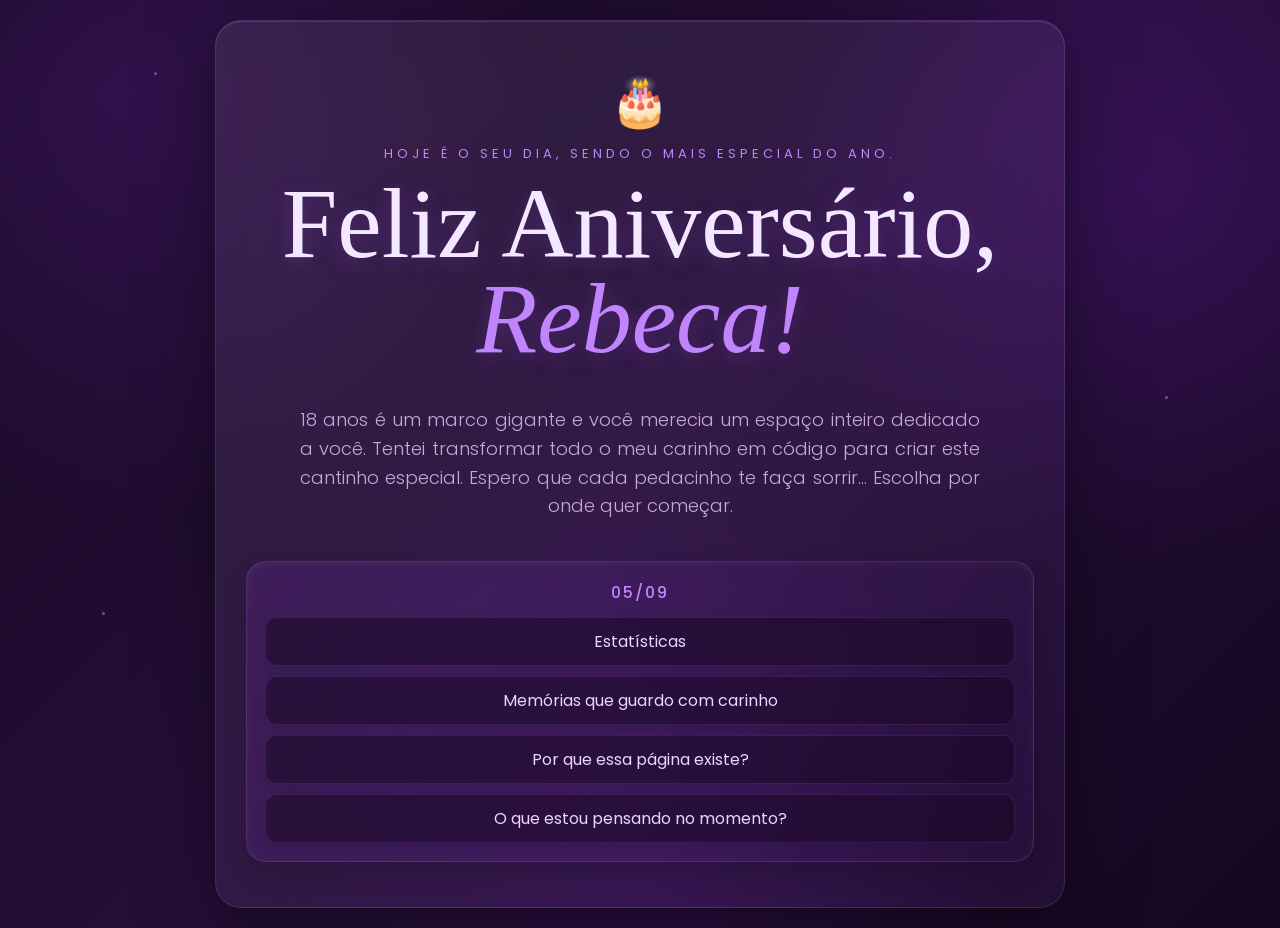
<file: index.html>
<!DOCTYPE html>
<html lang="pt-BR">
<head>
    <meta charset="UTF-8">
    <meta name="viewport" content="width=device-width, initial-scale=1.0">
    <title>Feliz Aniversário, Rebeca! 💗</title>
    <link rel="preconnect" href="https://fonts.googleapis.com">
    <link rel="preconnect" href="https://fonts.gstatic.com" crossorigin>
    <link href="https://fonts.googleapis.com/css2?family=Dancing+Script:wght@500;600;700&family=Poppins:wght@300;400;500;600;700&display=swap" rel="stylesheet">
    <link rel="icon" href="data:image/svg+xml,<svg xmlns=%22http://www.w3.org/2000/svg%22 viewBox=%220 0 100 100%22><text y=%22.9em%22 font-size=%2290%22>💜</text></svg>">

    <link rel="stylesheet" href="style.css">
</head>

<body>

     <div class="stars">
        <span style="top:8%; left:12%; animation-delay:.2s"></span>
        <span style="top:17%; left:80%; animation-delay:1s"></span>
        <span style="top:31%; left:24%; animation-delay:1.5s"></span>
        <span style="top:44%; left:91%; animation-delay:.5s"></span>
        <span style="top:68%; left:8%; animation-delay:1.8s"></span>
        <span style="top:82%; left:72%; animation-delay:.8s"></span>
        <span style="top:57%; left:48%; animation-delay:2s"></span>
        <span style="top:91%; left:31%; animation-delay:1.2s"></span>
    </div>

    

    <div class="container">
        <section class="card">
            <div class="cake">🎂</div>

            <p class="titulozinho">Hoje é o SEU dia, sendo o mais especial do ano.</p>

            <h1>Feliz Aniversário,<br><span>Rebeca!</span></h1>

            <p class="subtitulo">
                18 anos é um marco gigante e você merecia um espaço inteiro dedicado a você. Tentei transformar todo o meu carinho em código para criar este cantinho especial. Espero que cada pedacinho te faça sorrir... Escolha por onde quer começar.
            </p>

            <div class="div-pai">
                <p class="data">05/09</p>
                    
                <div class="card-estatisticas">
                    <a href="cards/estatisticas.html">
                        <span>Estatísticas</span>
                    </a>
                </div>  

                <div class="card-memorias">
                    <a href="cards/memorias.html">
                        <span>Memórias que guardo com carinho</span>
                    </a>
                </div>

                <div class="card-pagina">
                    <a href="cards/pagina.html">
                        <span>Por que essa página existe?</span>
                    </a>
                </div>
                
                <div class="card-pensando">
                    <a href="cards/pensando.html">
                        <span>O que estou pensando no momento?</span>
                    </a>
                </div>

                

                
                
            </div>
        </section>
    </div>
    
    <div class="hearts">
            <span style="left:5%; animation-duration:9s; animation-delay:0s;">♥︎</span>
            <span style="left:18%; animation-duration:12s; animation-delay:3s;">♡︎</span>
            <span style="left:34%; animation-duration:10s; animation-delay:1s;">♥︎</span>
            <span style="left:52%; animation-duration:13s; animation-delay:5s;">♡︎</span>
            <span style="left:68%; animation-duration:9s; animation-delay:2s;">♥︎</span>
            <span style="left:84%; animation-duration:11s; animation-delay:4s;">♡︎</span>
            <span style="left:94%; animation-duration:14s; animation-delay:6s;">♥︎</span>
        </div> 
</body>
</html>
</file>
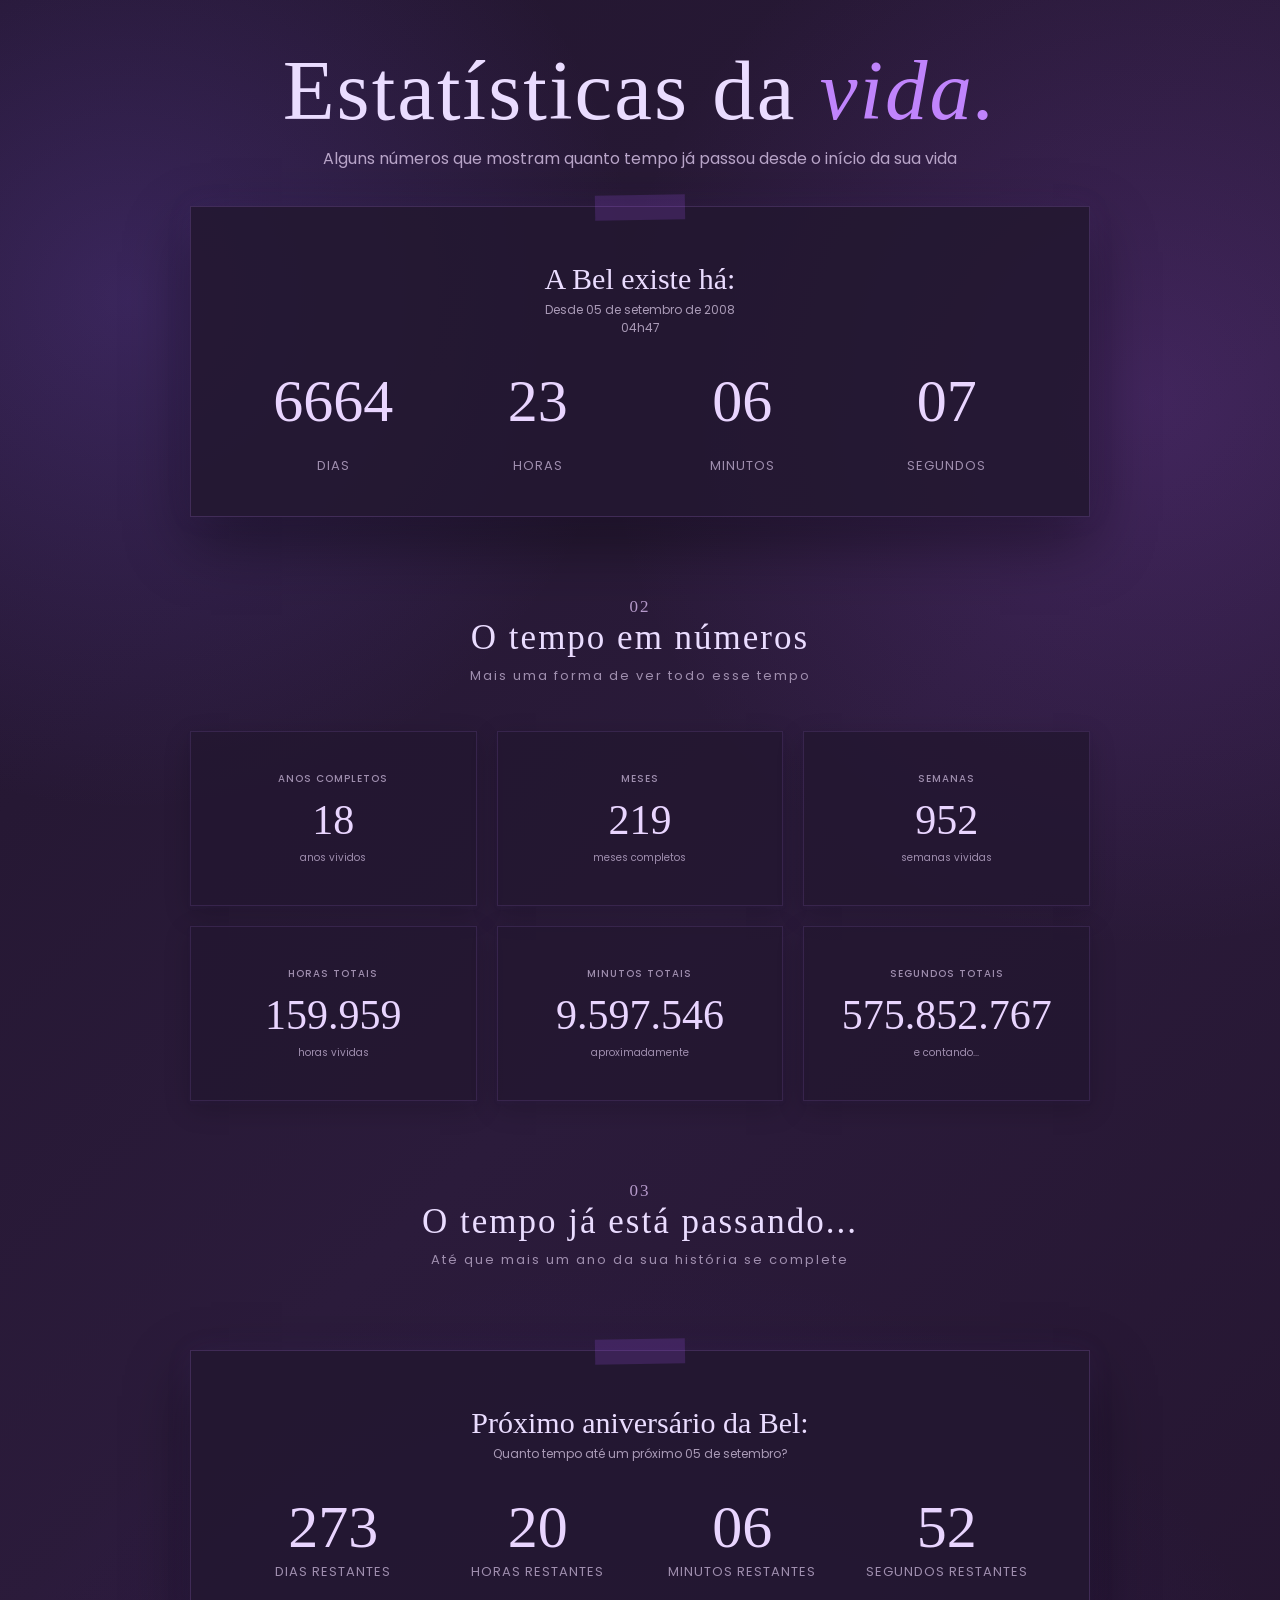
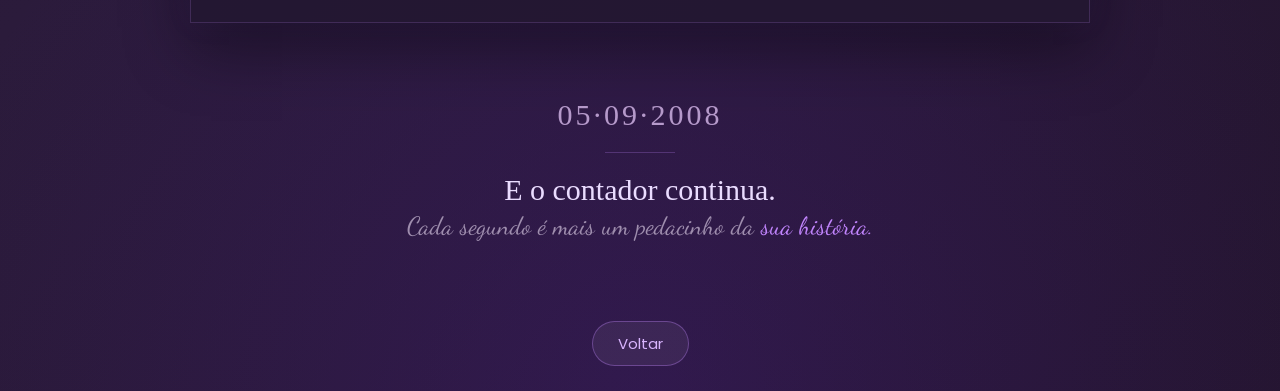
<file: cards/estatisticas.html>
<!DOCTYPE html>
<html lang="pt-br">

<head>
    <meta charset="UTF-8">
    <meta name="viewport" content="width=device-width, initial-scale=1.0">

    <title>Estatísticas da sua vida</title>

    <link rel="preconnect" href="https://fonts.googleapis.com">
    <link rel="preconnect" href="https://fonts.gstatic.com" crossorigin>
    <link rel="icon" href="data:image/svg+xml,<svg xmlns=%22http://www.w3.org/2000/svg%22 viewBox=%220 0 100 100%22><text y=%22.9em%22 font-size=%2290%22>💜</text></svg>">

    <link
        href="https://fonts.googleapis.com/css2?family=Dancing+Script:wght@500;600;700&family=Playfair+Display:wght@400;500;600;700&family=Poppins:wght@300;400;500;600;700&display=swap"
        rel="stylesheet"
    >

    <link rel="stylesheet" href="estatistica.css">
</head>

<body>

    <h1>Estatísticas da <span>vida.</span></h1>

    <h2>
        Alguns números que mostram quanto tempo já passou desde o início da sua vida
    </h2>


    <div class="container">

        <div class="papel">

            <h2 class="titulo-pqno">
                A Bel existe há:

                <p>
                    Desde 05 de setembro de 2008 <br>
                    04h47
                </p>

            </h2>


            <div class="numeros">

                <div>
                    <span id="dias">00</span>
                    <span class="tempo"><br>dias</span>
                </div>


                <div>
                    <span id="horas">00</span>
                    <span class="tempo"><br>horas</span>
                </div>


                <div>
                    <span id="minutos">00</span>
                    <span class="tempo"><br>minutos</span>
                </div>


                <div>
                    <span id="segundos">00</span>
                    <span class="tempo"><br>segundos</span>
                </div>

            </div>

        </div>

    </div>


    <h2 class="titulo-ii">

        <p><span>02</span></p>O tempo em números
        <p>Mais uma forma de ver todo esse tempo</p>

    </h2>


    <div class="grade">

        <div class="card-tempo">
            <p class="titulo-card">Anos completos</p>
            <span id="anos-bruto">00</span>
            <p class="textinho">anos vividos</p>
        </div>


        <div class="card-tempo">
            <p class="titulo-card">Meses</p>
            <span id="meses-bruto">00</span>
            <p class="textinho">meses completos</p>
        </div>


        <div class="card-tempo">
            <p class="titulo-card">Semanas</p>
            <span id="semanas-bruto">00</span>
            <p class="textinho">semanas vividas</p>
        </div>


        <div class="card-tempo">
            <p class="titulo-card"> Horas totais</p>
            <span id="horas-bruto">00</span>
            <p class="textinho">horas vividas</p>
        </div>


        <div class="card-tempo">
            <p class="titulo-card">Minutos totais</p>
            <span id="minutos-bruto">00</span>
            <p class="textinho">aproximadamente</p>
        </div>


        <div class="card-tempo">
            <p class="titulo-card">Segundos totais</p>

            <span id="segundos-bruto">00</span>
            <p class="textinho">e contando...</p>
        </div>


    </div>

        <h2 class="titulo-ii">
            <p><span>03</span></p>O tempo já está passando...<p>Até que mais um ano da sua história se complete </p>
        </h2>

        <div class="container">

            <div class="papel"> 

                <h2 class="titulo-pqno">Próximo aniversário da Bel:
                    <p>Quanto tempo até um próximo 05 de setembro?</p>
                </h2>


                <div class="numeros">
                    <div>
                        <span id="dias-proximo">00</span>
                        <p class="tempo">Dias restantes</p>
                    </div>

                    <div>
                        <span id="horas-proximo">00</span>
                        <p class="tempo">Horas restantes</p>
                    </div>

                    <div>
                        <span id="minutos-proximo">00</span>
                        <p class="tempo">Minutos restantes</p>
                    </div>

                    <div>
                        <span id="segundos-proximo">00</span>
                        <p class="tempo">Segundos restantes</p>
                    </div>
                </div>
            </div>
        </div>
   

    <script src="estatistica.js"></script>


    <p class="data-final">
        05·09·2008
    </p>


    <div class="linha-final"></div>


    <p class="texto-final">

        E o contador continua.

        <br>

        <span class="textinho-final">
            Cada segundo é mais um pedacinho da
            <span>sua história.</span>
        </span>

    </p>
    
    <a href="../index.html">Voltar</a>

</body>

</html>
</file>
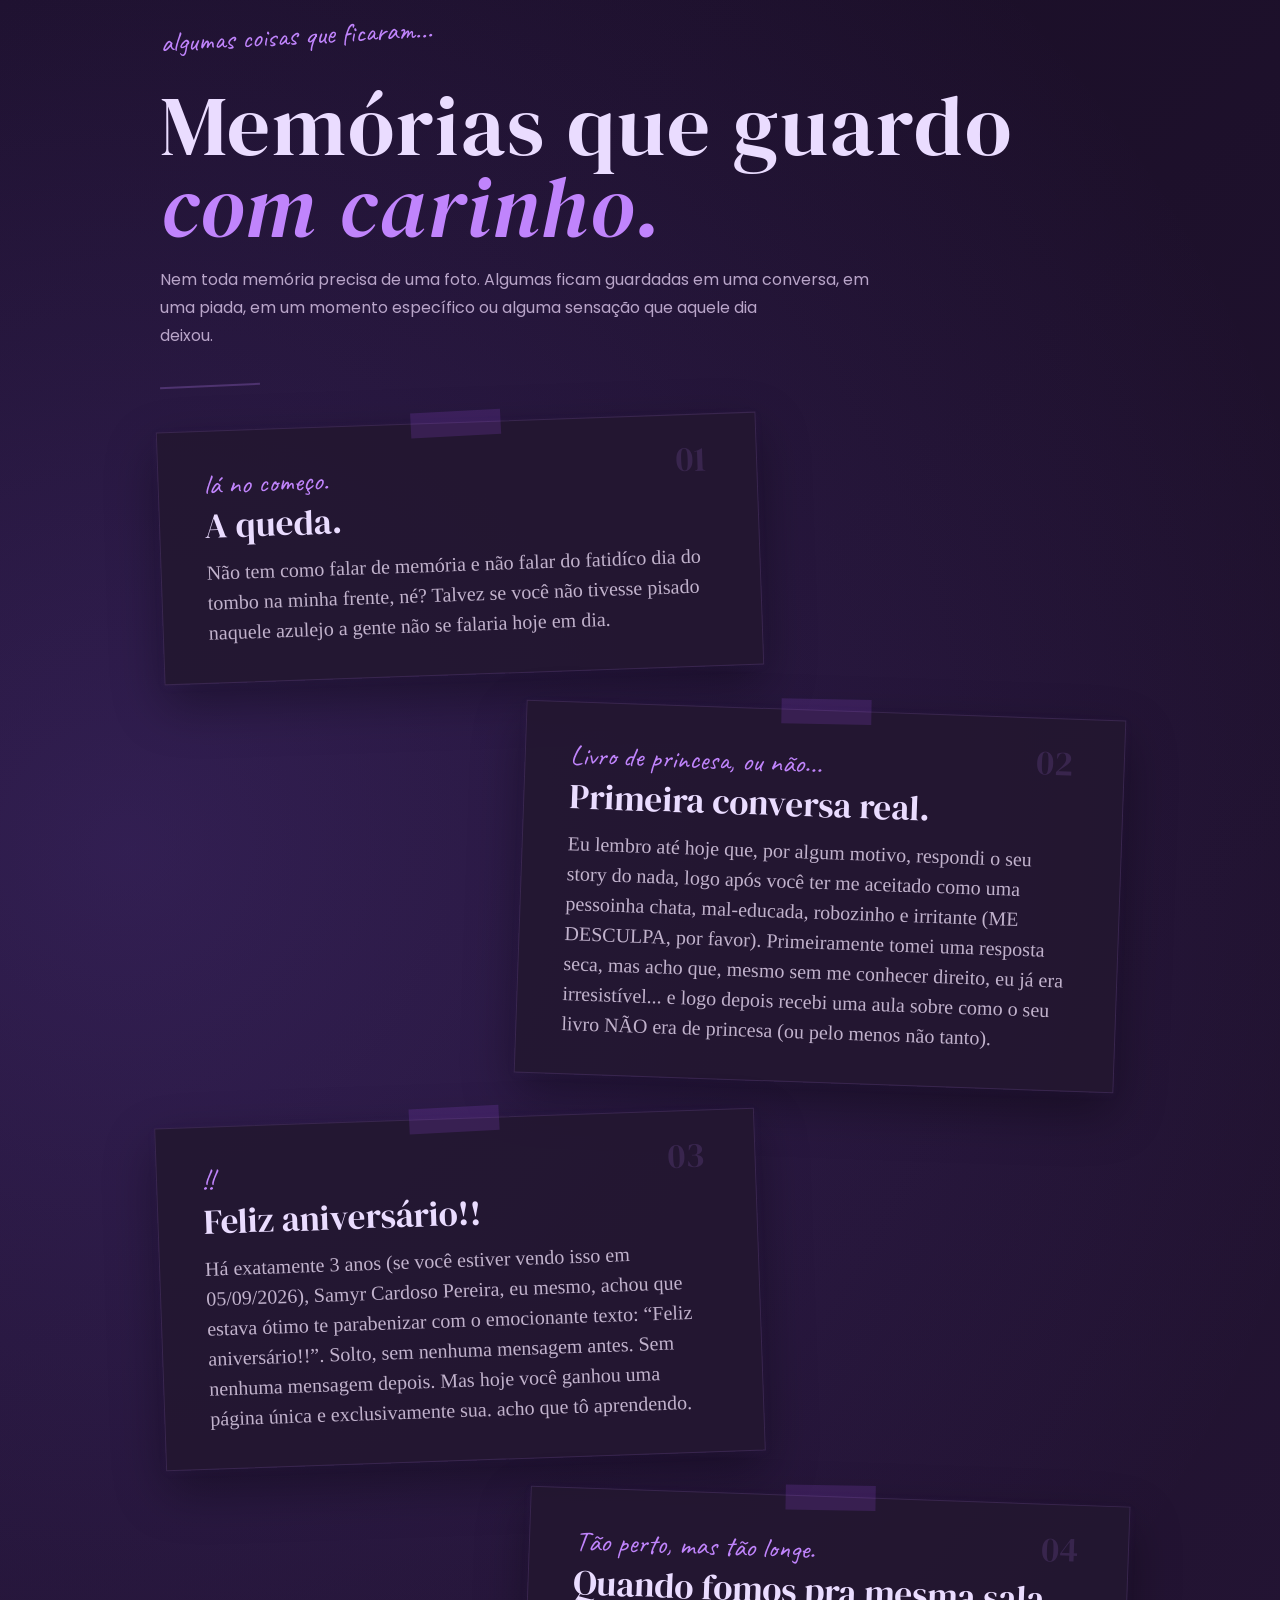
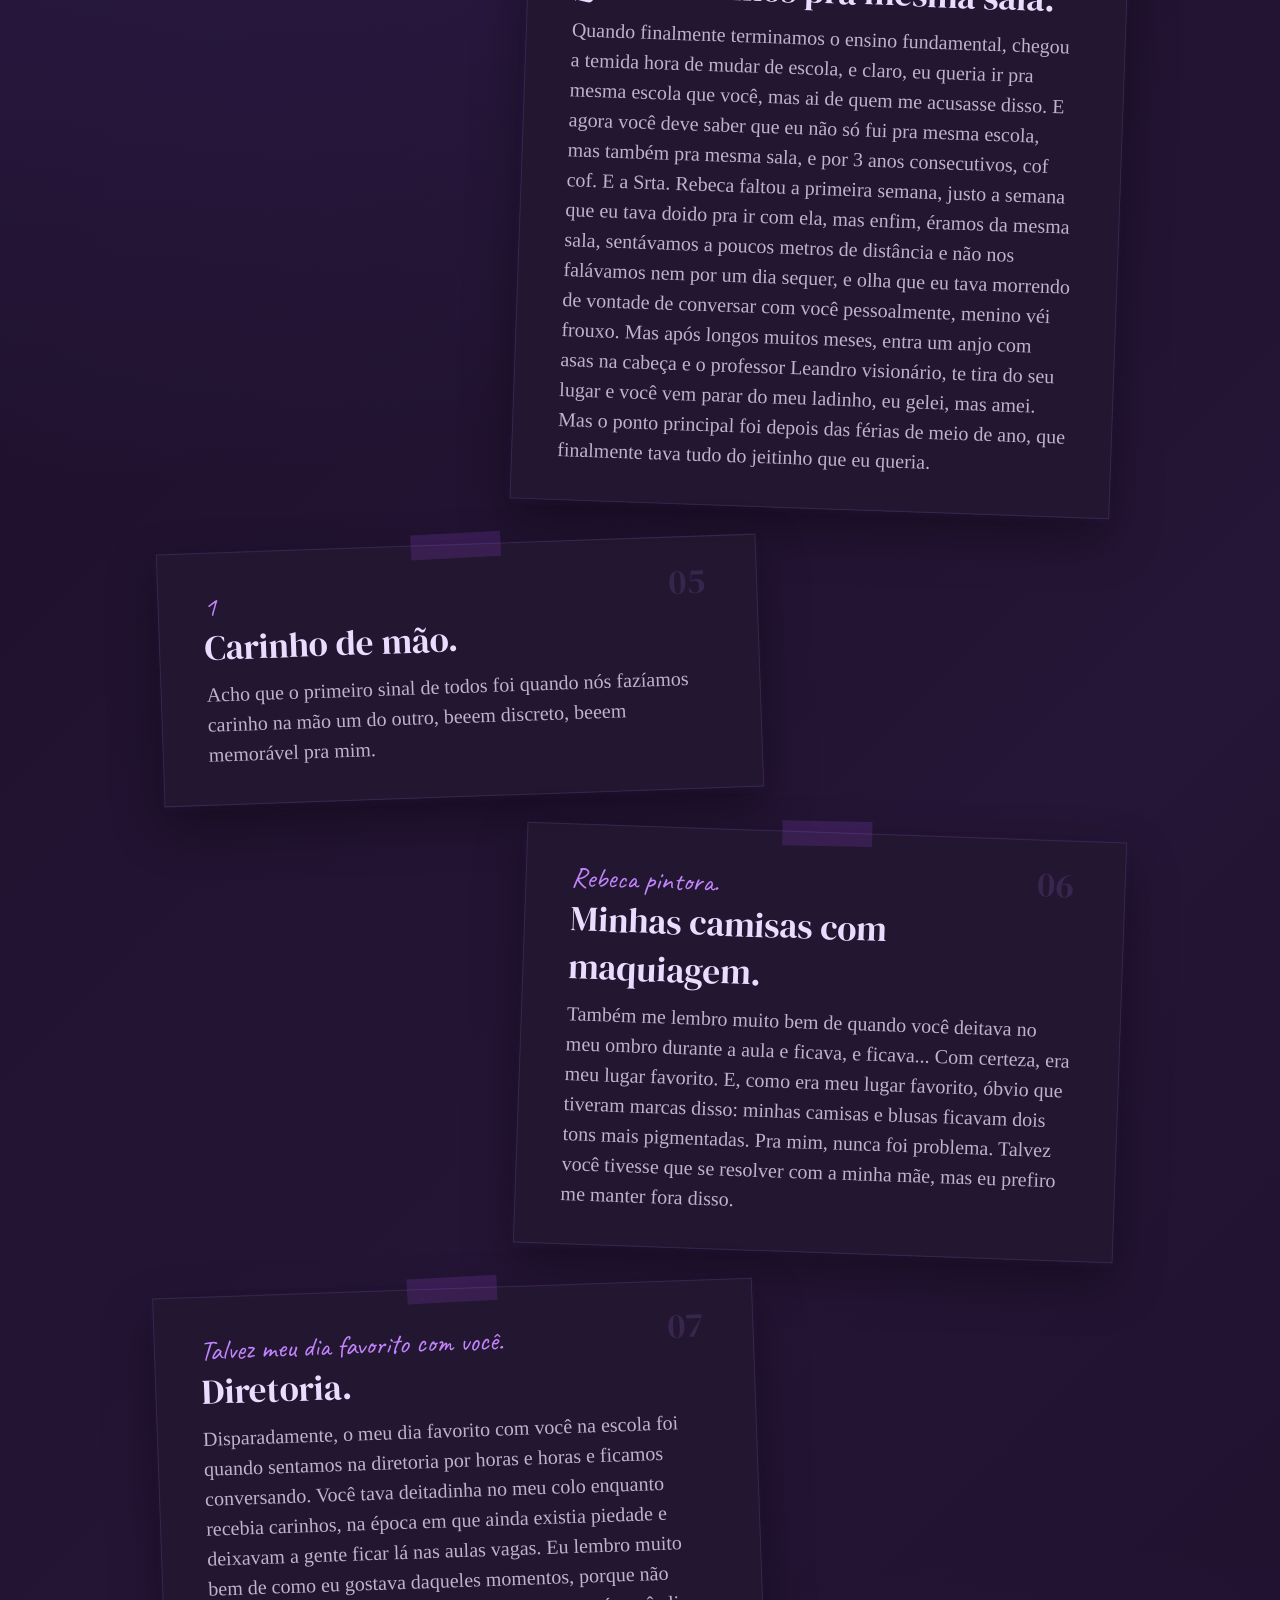
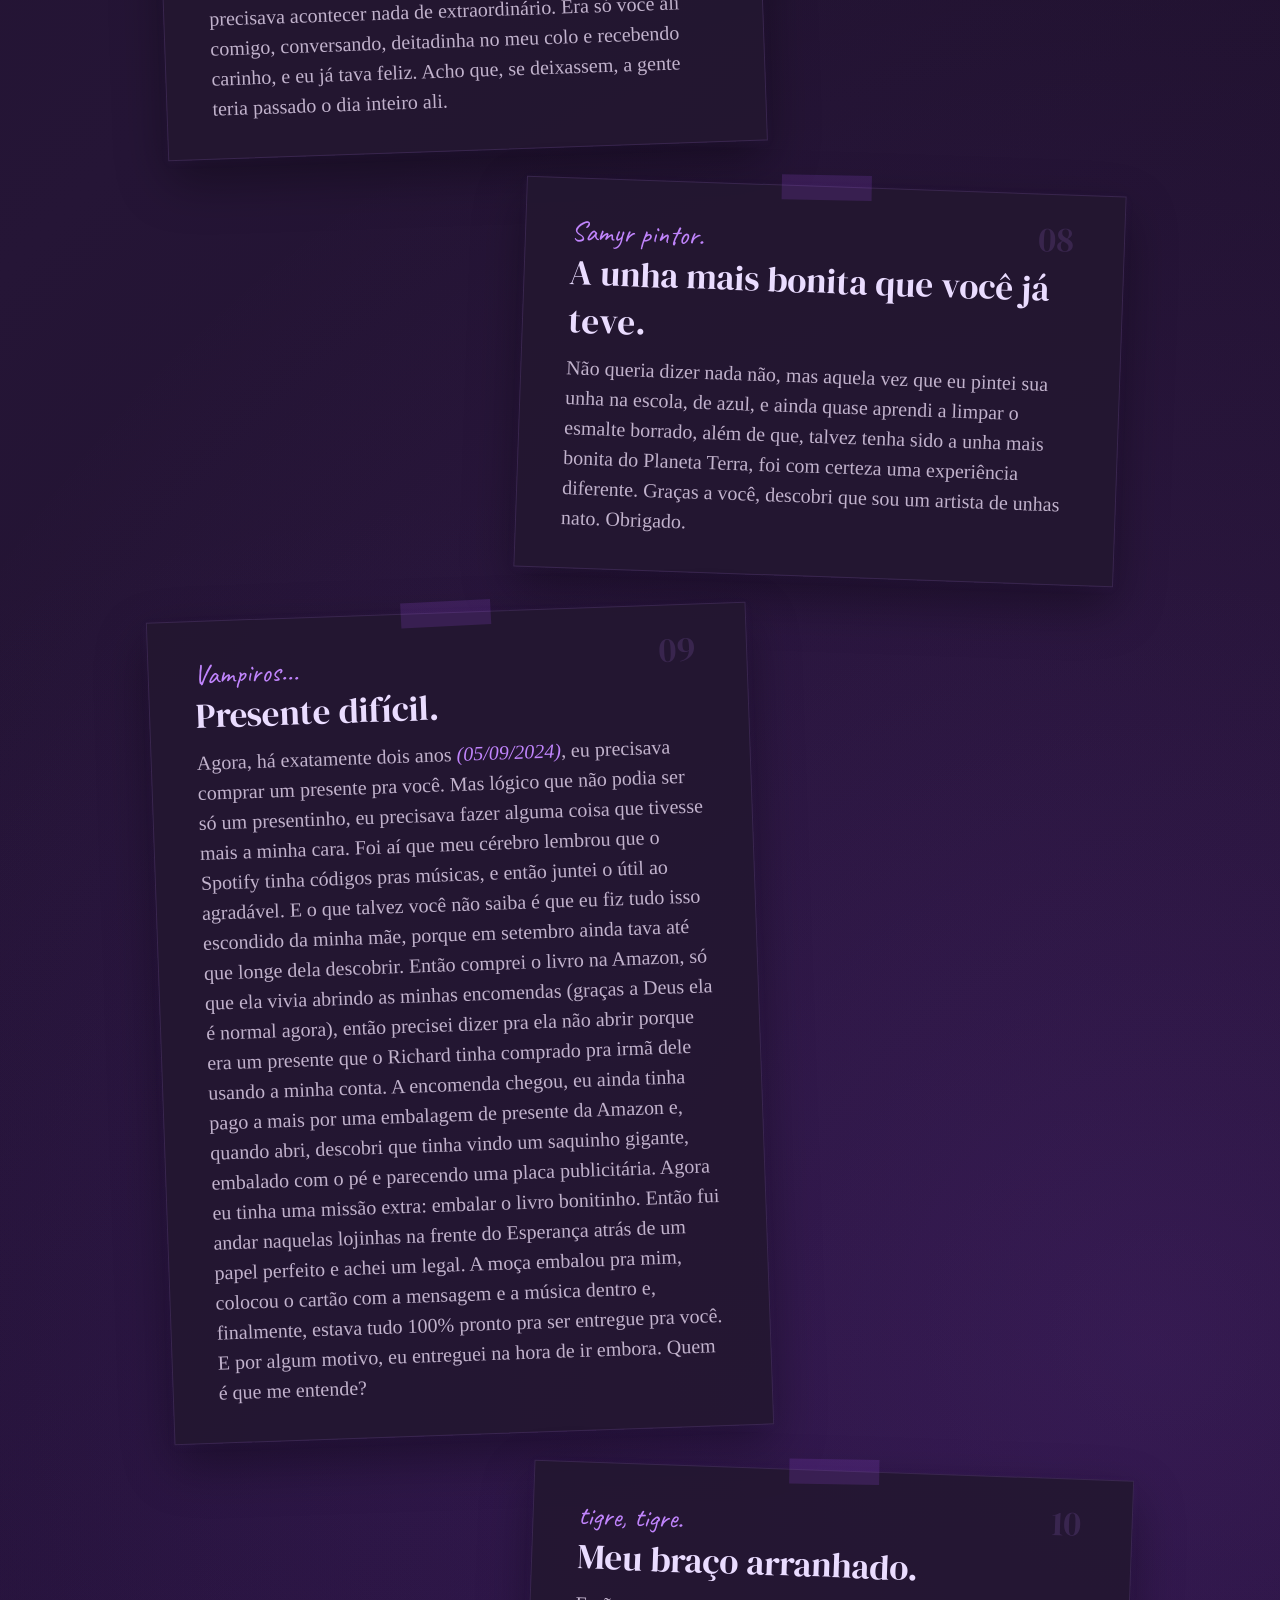
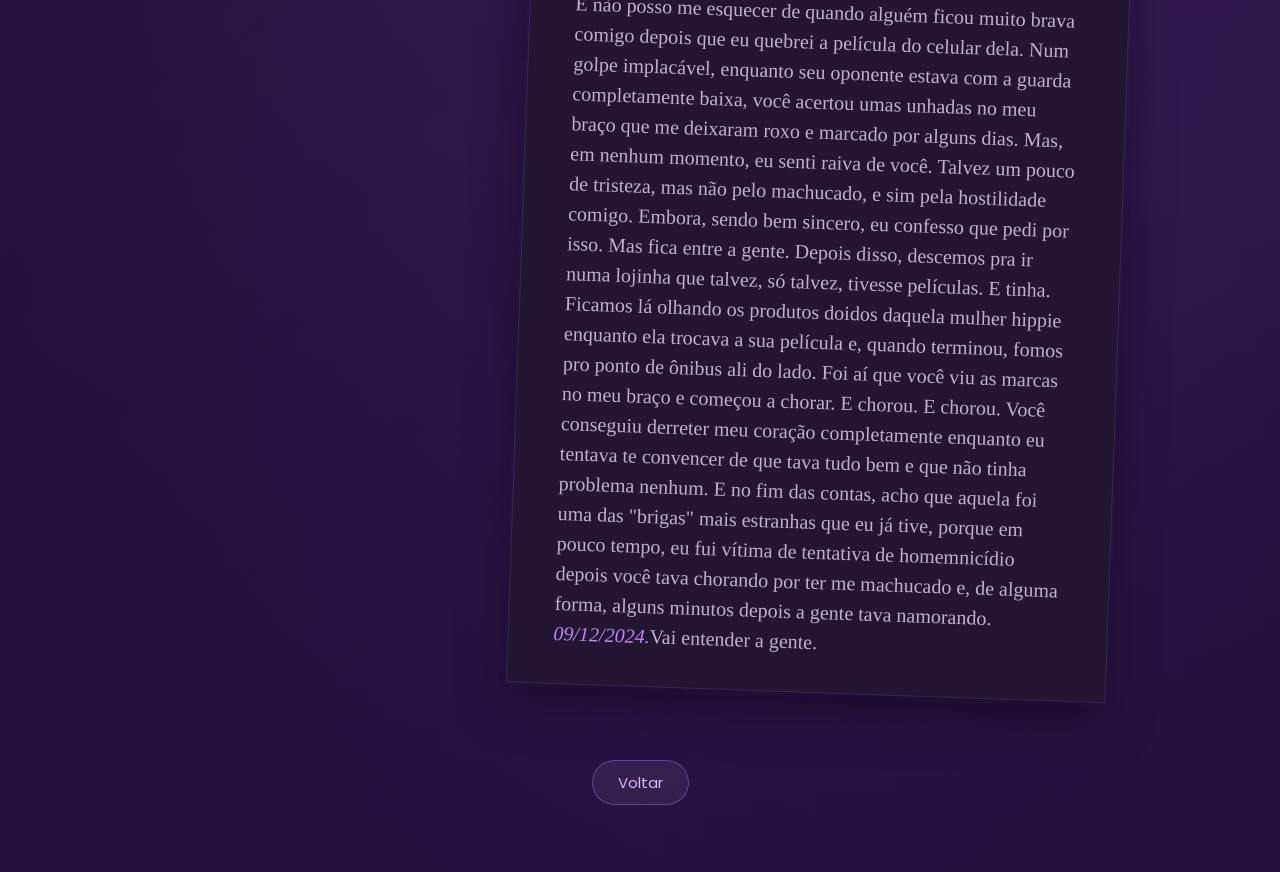
<file: cards/memorias.html>
<!DOCTYPE html>
<html lang="pt-br">
<head>
    <meta charset="UTF-8">
    <meta name="viewport" content="width=device-width, initial-scale=1.0">
    <title>Minhas Memórias</title>
    <link href="https://fonts.googleapis.com/css2?family=Caveat:wght@400;500;600;700&family=DM+Serif+Display:ital@0;1&family=Poppins:wght@300;400;500;600&display=swap" rel="stylesheet">
    <link href="https://fonts.googleapis.com/css2?family=Caveat:wght@400;500;600;700&family=DM+Serif+Display:ital@0;1&family=Poppins:wght@300;400;500;600&display=swap" rel="stylesheet">
    <link rel="icon" href="data:image/svg+xml,<svg xmlns=%22http://www.w3.org/2000/svg%22 viewBox=%220 0 100 100%22><text y=%22.9em%22 font-size=%2290%22>💜</text></svg>">
    <link rel="stylesheet" href="memorias.css">
</head>
<body>
    <div class="topo">
        <div>
            <p class="subtitulo">algumas coisas que ficaram...</p>
             <h1>Memórias que guardo <br> <span class="carinho">com carinho.</span></h1>
            <p class="desc">Nem toda memória precisa de uma foto.
                 Algumas ficam guardadas em uma conversa,
                 em <br>uma piada, em um momento específico
                 ou alguma sensação que aquele
                dia <br> deixou.</p>    
                <div class="linha"></div> 
            </div>

            <div class="papel">
                <p class="num">01</p>
                <p class="titulo-papel">lá no começo.</p>
                <h2>A queda.</h2>
                <p class="texto">Não tem como falar de memória e não falar do fatidíco dia do tombo na minha frente, né? Talvez se você não tivesse pisado naquele azulejo a gente não se falaria hoje em dia.</p>
            </div>

            <div class="papel">
                <p class="num">02</p>
                <p class="titulo-papel">Livro de princesa, ou não...</p>
                <h2>Primeira conversa real.</h2>
                <p class="texto">Eu lembro até hoje que, por algum motivo, respondi o seu story do nada, logo após você ter me aceitado como uma pessoinha chata, mal-educada, robozinho e irritante (ME DESCULPA, por favor). Primeiramente tomei uma resposta seca, mas acho que, mesmo sem me conhecer direito, eu já era irresistível... e logo depois recebi uma aula sobre como o seu livro NÃO era de princesa (ou pelo menos não tanto).</p>
            </div>
            
            <div class="papel">
                <p class="num">03</p>
                <p class="titulo-papel">!!</p>
                <h2>Feliz aniversário!!</h2>
                <p class="texto">Há exatamente 3 anos (se você estiver vendo isso em </span>05/09/2026</span>), Samyr Cardoso Pereira, eu mesmo,  achou que estava ótimo te parabenizar com o emocionante texto: “Feliz aniversário!!”. Solto, sem nenhuma mensagem antes. Sem nenhuma mensagem depois. Mas hoje você ganhou uma página única e exclusivamente sua. acho que tô aprendendo.</p>
            </div>

            <div class="papel">
                <p class="num">04</p>
                <p class="titulo-papel">Tão perto, mas tão longe.</p>
                <h2>Quando fomos pra mesma sala.</h2>
                <p class="texto">Quando finalmente terminamos o ensino fundamental, chegou a temida hora de mudar de escola, e claro, eu queria ir pra mesma escola que você, mas ai de quem me acusasse disso. E agora você deve saber que eu não só fui pra mesma escola, mas também pra mesma sala, e por 3 anos consecutivos, cof cof. E a Srta. Rebeca faltou a primeira semana, justo a semana que eu tava doido pra ir com ela, mas enfim, éramos da mesma sala, sentávamos a poucos metros de distância e não nos falávamos nem por um dia sequer, e olha que eu tava morrendo de vontade de conversar com você pessoalmente, menino véi frouxo. Mas após longos muitos meses, entra um anjo com asas na cabeça e o professor Leandro visionário, te tira do seu lugar e você vem parar do meu ladinho, eu gelei, mas amei. Mas o ponto principal foi depois das férias de meio de ano, que finalmente tava tudo do jeitinho que eu queria.</p>
            </div>


            <div class="papel">
                <p class="num">05</p>
                <p class="titulo-papel">1</p>
                <h2>Carinho de mão.</h2>
                <p class="texto">Acho que o primeiro sinal de todos foi quando nós fazíamos carinho na mão um do outro, beeem discreto, beeem memorável pra mim.</p>
            </div>
          
            <div class="papel">
                <p class="num">06</p>
                <p class="titulo-papel">Rebeca pintora.</p>
                <h2>Minhas camisas com maquiagem.</h2>
                <p class="texto">Também me lembro muito bem de quando você deitava no meu ombro durante a aula e ficava, e ficava... Com certeza, era meu lugar favorito. E, como era meu lugar favorito, óbvio que tiveram marcas disso: minhas camisas e blusas ficavam dois tons mais pigmentadas. Pra mim, nunca foi problema. Talvez você tivesse que se resolver com a minha mãe, mas eu prefiro me manter fora disso.</p>
            </div>


            <div class="papel">
                <p class="num">07</p>
                <p class="titulo-papel">Talvez meu dia favorito com você.</p>
                <h2>Diretoria.</h2>
                <p class="texto">Disparadamente, o meu dia favorito com você na escola foi quando sentamos na diretoria por horas e horas e ficamos conversando. Você tava deitadinha no meu colo enquanto recebia carinhos, na época em que ainda existia piedade e deixavam a gente ficar lá nas aulas vagas. Eu lembro muito bem de como eu gostava daqueles momentos, porque não precisava acontecer nada de extraordinário. Era só você ali comigo, conversando, deitadinha no meu colo e recebendo carinho, e eu já tava feliz. Acho que, se deixassem, a gente teria passado o dia inteiro ali.</p>
            </div>
            
            <div class="papel">
                <p class="num">08</p>
                <p class="titulo-papel">Samyr pintor.</p>
                <h2>A unha mais bonita que você já teve.</h2>
                <p class="texto">Não queria dizer nada não, mas aquela vez que eu pintei sua unha na escola, de azul, e ainda quase aprendi a limpar o esmalte borrado, além de que, talvez tenha sido a unha mais bonita do Planeta Terra, foi com certeza uma experiência diferente. Graças a você, descobri que sou um artista de unhas nato. Obrigado.</p>
            </div>
            
            <div class="papel">
                <p class="num">09</p>
                <p class="titulo-papel">Vampiros...</p>
                <h2>Presente difícil.</h2>
                <p class="texto">Agora, há exatamente dois anos <span>(05/09/2024)</span>, eu precisava comprar um presente pra você. Mas lógico que não podia ser só um presentinho, eu precisava fazer alguma coisa que tivesse mais a minha cara. Foi aí que meu cérebro lembrou que o Spotify tinha códigos pras músicas, e então juntei o útil ao agradável.
                E o que talvez você não saiba é que eu fiz tudo isso escondido da minha mãe, porque em setembro ainda tava até que longe dela descobrir. Então comprei o livro na Amazon, só que ela vivia abrindo as minhas encomendas (graças a Deus ela é normal agora), então precisei dizer pra ela não abrir porque era um presente que o Richard tinha comprado pra irmã dele usando a minha conta.
                A encomenda chegou, eu ainda tinha pago a mais por uma embalagem de presente da Amazon e, quando abri, descobri que tinha vindo um saquinho gigante, embalado com o pé e parecendo uma placa publicitária. Agora eu tinha uma missão extra: embalar o livro bonitinho.
                Então fui andar naquelas lojinhas na frente do Esperança atrás de um papel perfeito e achei um legal. A moça embalou pra mim, colocou o cartão com a mensagem e a música dentro e, finalmente, estava tudo 100% pronto pra ser entregue pra você.
                E por algum motivo, eu entreguei na hora de ir embora.
                Quem é que me entende?</p>
            </div>

            <div class="papel">
                <p class="num">10</p>
                <p class="titulo-papel">tigre, tigre.</p>
                <h2>Meu braço arranhado.</h2>
                <p class="texto">E não posso me esquecer de quando alguém ficou muito brava comigo depois que eu quebrei a película do celular dela. Num golpe implacável, enquanto seu oponente estava com a guarda completamente baixa, você acertou umas unhadas no meu braço que me deixaram roxo e marcado por alguns dias.
                Mas, em nenhum momento, eu senti raiva de você. Talvez um pouco de tristeza, mas não pelo machucado, e sim pela hostilidade comigo. Embora, sendo bem sincero, eu confesso que pedi por isso. Mas fica entre a gente.
                Depois disso, descemos pra ir numa lojinha que talvez, só talvez, tivesse películas. E tinha. Ficamos lá olhando os produtos doidos daquela mulher hippie enquanto ela trocava a sua película e, quando terminou, fomos pro ponto de ônibus ali do lado.
                Foi aí que você viu as marcas no meu braço e começou a chorar. E chorou. E chorou. Você conseguiu derreter meu coração completamente enquanto eu tentava te convencer de que tava tudo bem e que não tinha problema nenhum.
                E no fim das contas, acho que aquela foi uma das "brigas" mais estranhas que eu já tive, porque em pouco tempo, eu fui vítima de tentativa de homemnicídio depois você tava chorando por ter me machucado e, de alguma forma, alguns minutos depois a gente tava namorando.
                <span>09/12/2024.</span>Vai entender a gente.</p>
                
            </div>
            
            <a href="../index.html">Voltar</a>

        </div>
</body>
</html>
</file>
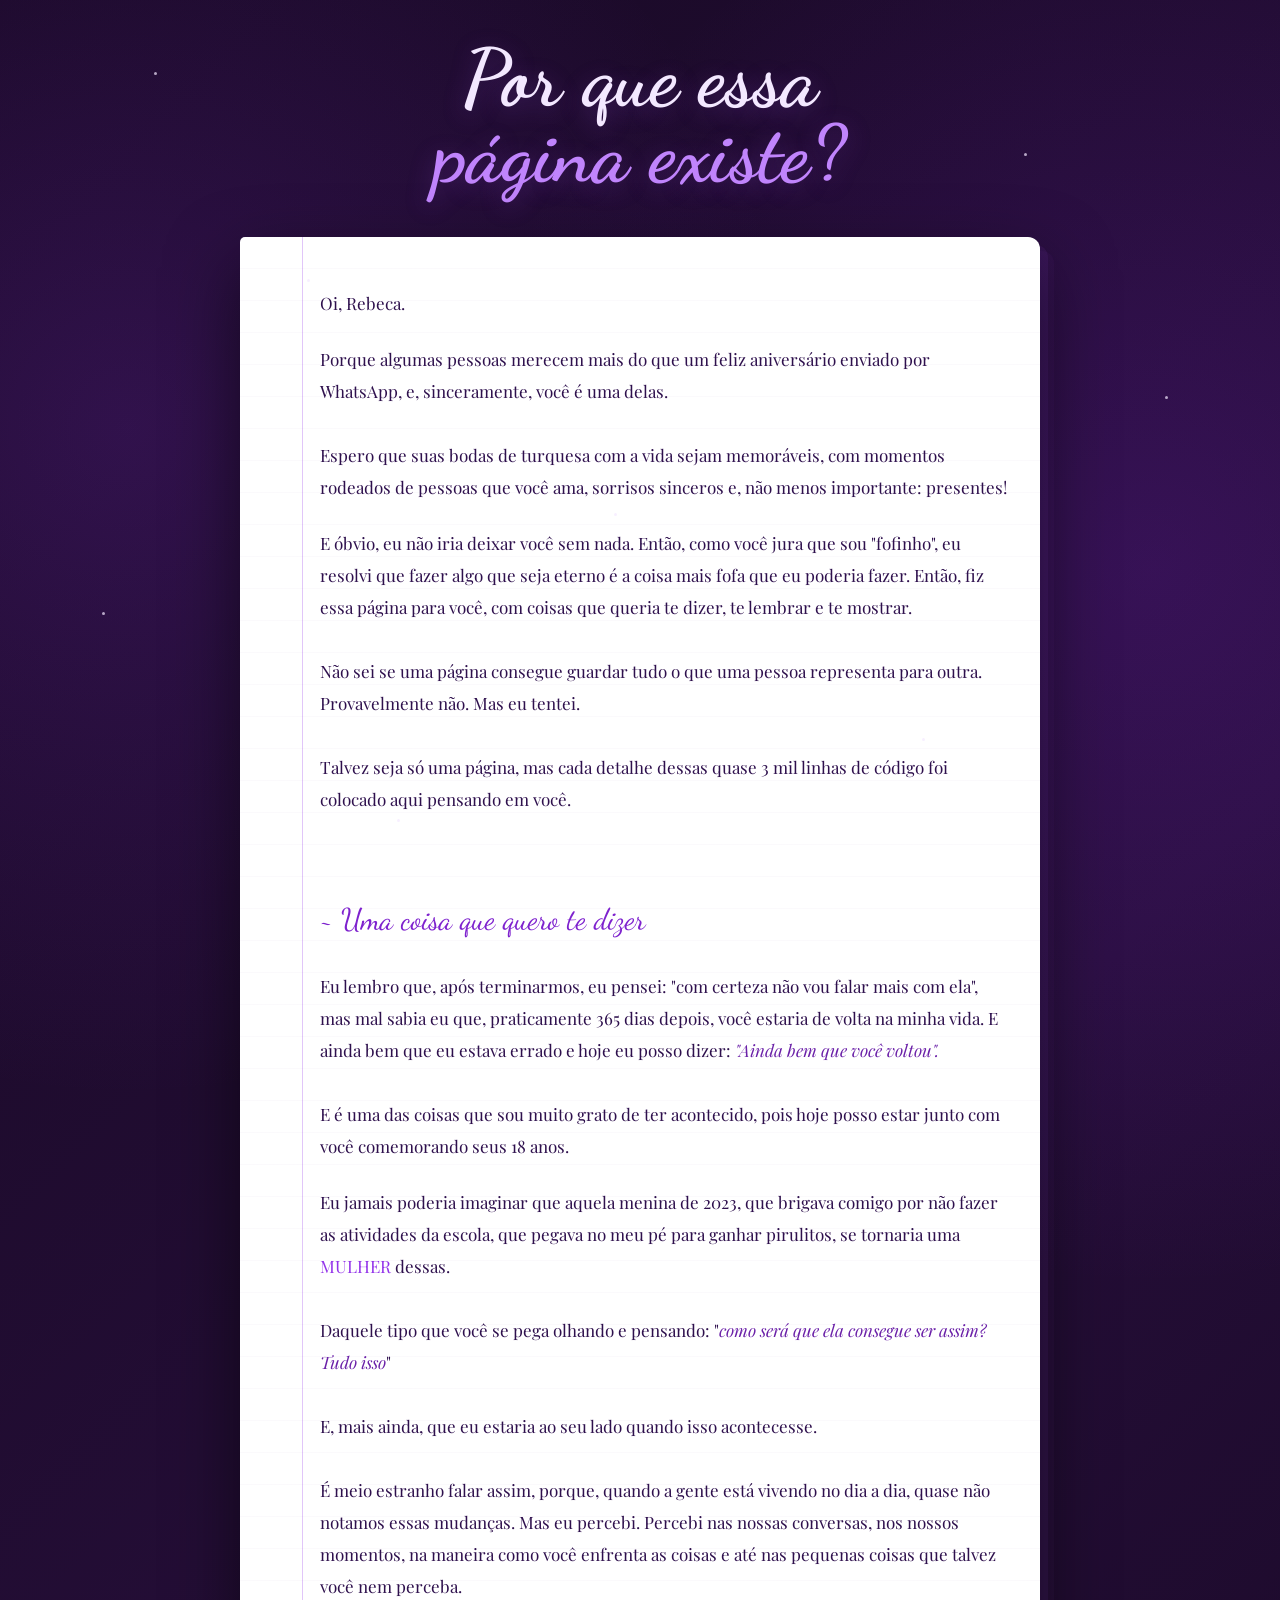
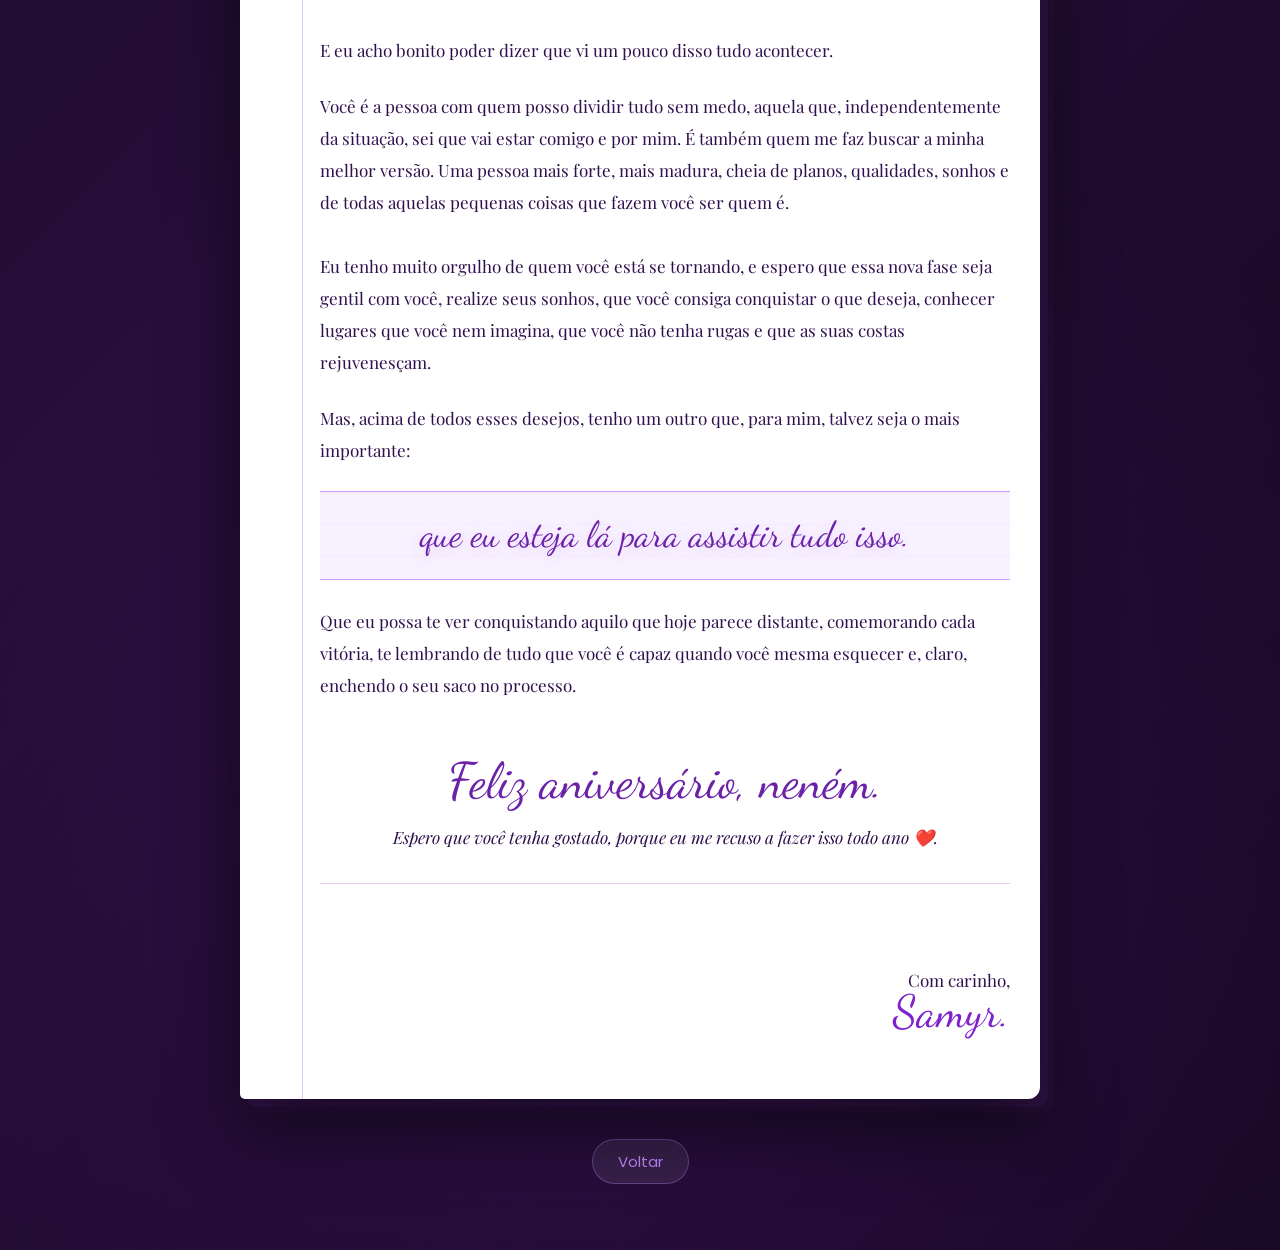
<file: cards/pagina.html>
<!DOCTYPE html>
<html lang="pt-br">
<head>
    <meta charset="UTF-8">
    <meta name="viewport" content="width=device-width, initial-scale=1.0">
    <title>Por que essa página existe?</title>
    <link rel="preconnect" href="https://fonts.googleapis.com">
    <link rel="preconnect" href="https://fonts.gstatic.com" crossorigin>
    <link
    href="https://fonts.googleapis.com/css2?family=Dancing+Script:wght@500;600;700&family=Playfair+Display:wght@400;500;600;700&family=Poppins:wght@300;400;500;600;700&display=swap"
    rel="stylesheet">
    <link rel="icon" href="data:image/svg+xml,<svg xmlns=%22http://www.w3.org/2000/svg%22 viewBox=%220 0 100 100%22><text y=%22.9em%22 font-size=%2290%22>💜</text></svg>">

    <link rel="stylesheet" href="pagina.css">

</head>
<body>
    <h1>
        Por que essa <br>
        <span class="span-titulo">página existe?</span>
    </h1>

    <div class="container">
        <div class="folha">
            <div>
                <p class="rebequinha">
                    Oi, Rebeca.
                </p>
                <p>
                    Porque algumas pessoas merecem mais do que um feliz aniversário enviado por WhatsApp, e, sinceramente, você é uma delas.
                    <br><br>

                    Espero que suas bodas de turquesa com a vida sejam memoráveis, com momentos rodeados de pessoas que você ama, sorrisos sinceros e, não menos importante: presentes!
                </p>
            </div>

            <div>
                <p>
                    E óbvio, eu não iria deixar você sem nada. Então, como você jura que sou "fofinho", eu resolvi que fazer algo que seja eterno é a coisa mais fofa que eu poderia fazer. Então, fiz essa página para você, com coisas que queria te dizer, te lembrar e te mostrar.
                    <br><br>
                    Não sei se uma página consegue guardar tudo o que uma pessoa representa para outra. Provavelmente não. Mas eu tentei.
                    <br><br>
                    Talvez seja só uma página, mas cada detalhe dessas quase 3 mil linhas de código foi colocado aqui pensando em você.
                </p>
            </div>

            <div>
                <p>
                    <br><br><span class="uma-coisa">~ Uma coisa que quero te dizer</span><br><br>
                    Eu lembro que, após terminarmos, eu pensei: "com certeza não vou falar mais com ela", mas mal sabia eu que, praticamente 365 dias depois, você estaria de volta na minha vida. E ainda bem que eu estava errado e hoje eu posso dizer:
                    <span class="voltou">
                        <em>"Ainda bem que você voltou".</em>
                    </span>
                    <br><br>
                    E é uma das coisas que sou muito grato de ter acontecido, pois hoje posso estar junto com você comemorando seus 18 anos.
                </p>
            </div>

            <div>
                <p>
                    Eu jamais poderia imaginar que aquela menina de 2023, que brigava comigo por não fazer as atividades da escola, que pegava no meu pé para ganhar pirulitos, se tornaria uma
                    <span class="span-mulher">MULHER</span>
                    dessas.

                    <br><br>

                    Daquele tipo que você se pega olhando e pensando:
                    "<span class="nossa"><em>como será que ela consegue ser assim? Tudo isso</em></span>"

                    <br><br>

                    E, mais ainda, que eu estaria ao seu lado quando isso acontecesse.

                    <br><br>

                    É meio estranho falar assim, porque, quando a gente está vivendo no dia a dia, quase não notamos essas mudanças. Mas eu percebi. Percebi nas nossas conversas, nos nossos momentos, na maneira como você enfrenta as coisas e até nas pequenas coisas que talvez você nem perceba.

                    <br><br>

                    E eu acho bonito poder dizer que vi um pouco disso tudo acontecer.
                </p>
            </div>

            <div>
                <p>
                    Você é a pessoa com quem posso dividir tudo sem medo, aquela que, independentemente da situação, sei que vai estar comigo e por mim. É também quem me faz buscar a minha melhor versão. Uma pessoa mais forte, mais madura, cheia de planos, qualidades, sonhos e de todas aquelas pequenas coisas que fazem você ser quem é.
                    <br><br>
                    Eu tenho muito orgulho de quem você está se tornando, e espero que essa nova fase seja gentil com você, realize seus sonhos, que você consiga conquistar o que deseja, conhecer lugares que você nem imagina, que você não tenha rugas e que as suas costas rejuvenesçam.
                </p>
            </div>

            <div>
                <p>
                    Mas, acima de todos esses desejos, tenho um outro que, para mim, talvez seja o mais importante:
                    <span class="esteja">que eu esteja lá para assistir tudo isso.</span>

                    Que eu possa te ver conquistando aquilo que hoje parece distante, comemorando cada vitória, te lembrando de tudo que você é capaz quando você mesma esquecer e, claro, enchendo o seu saco no processo.

                    <br><br><br>
                    
                    <span class="aniversario">Feliz aniversário, neném.</span>
                    <p class="finalizacao">Espero que você tenha gostado, porque eu me recuso a fazer isso todo ano ❤️.</p>
                    <hr>
                    <br><br>

                    <p class="carinho">Com carinho, <br>
                    <span class="samyr">Samyr.</span></p>
            </div>

             <div class="stars">
        <span style="top:8%; left:12%; animation-delay:.2s"></span>
        <span style="top:17%; left:80%; animation-delay:1s"></span>
        <span style="top:31%; left:24%; animation-delay:1.5s"></span>
        <span style="top:44%; left:91%; animation-delay:.5s"></span>
        <span style="top:68%; left:8%; animation-delay:1.8s"></span>
        <span style="top:82%; left:72%; animation-delay:.8s"></span>
        <span style="top:57%; left:48%; animation-delay:2s"></span>
        <span style="top:91%; left:31%; animation-delay:1.2s"></span>
    </div>

   <div class="hearts">
        <span style="left:5%; animation-duration:9s; animation-delay:0s;">♥︎</span>
        <span style="left:18%; animation-duration:12s; animation-delay:3s;">♡︎</span>
        <span style="left:34%; animation-duration:10s; animation-delay:1s;">♥︎</span>
        <span style="left:52%; animation-duration:13s; animation-delay:5s;">♡︎</span>
        <span style="left:68%; animation-duration:9s; animation-delay:2s;">♥︎</span>
        <span style="left:84%; animation-duration:11s; animation-delay:4s;">♡︎</span>
        <span style="left:94%; animation-duration:14s; animation-delay:6s;">♥︎</span>
    </div> 

        </div>

    </div>


    <a href="../index.html">Voltar</a>


</body>

</html>
</file>
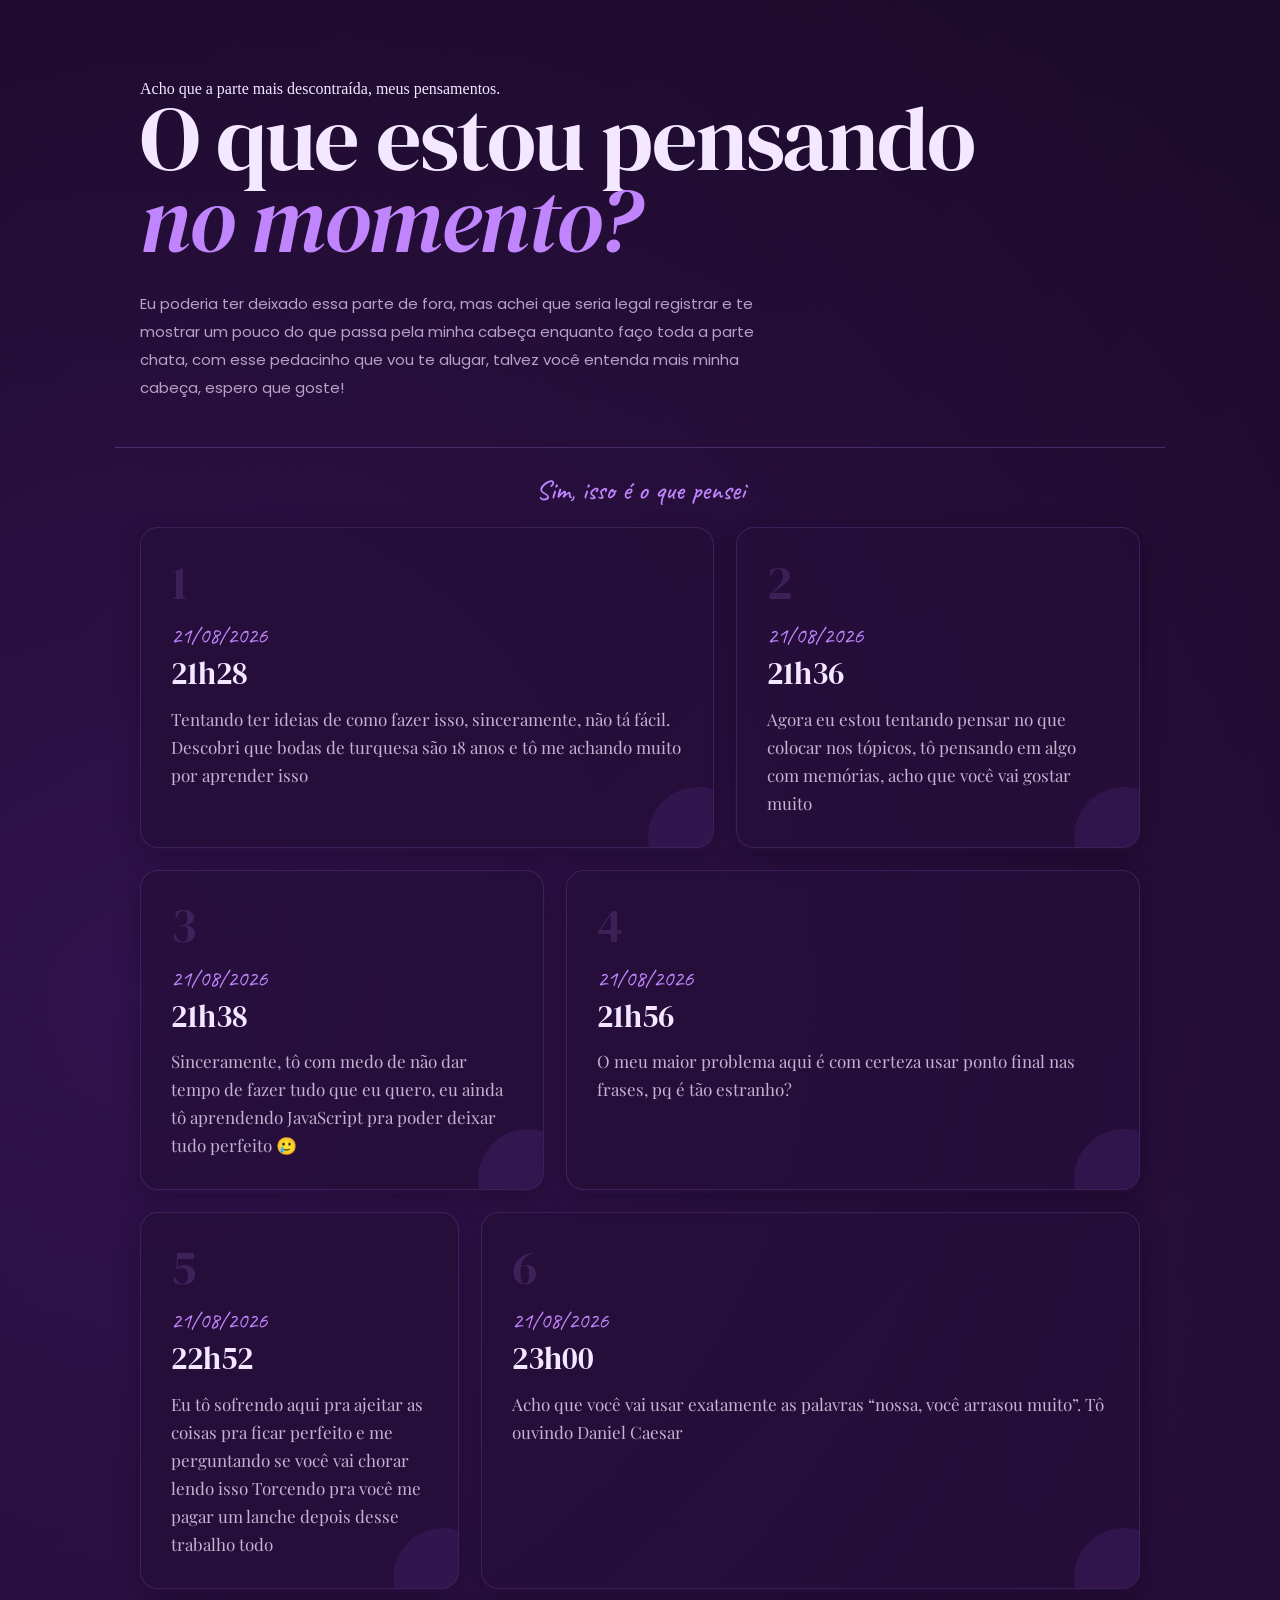
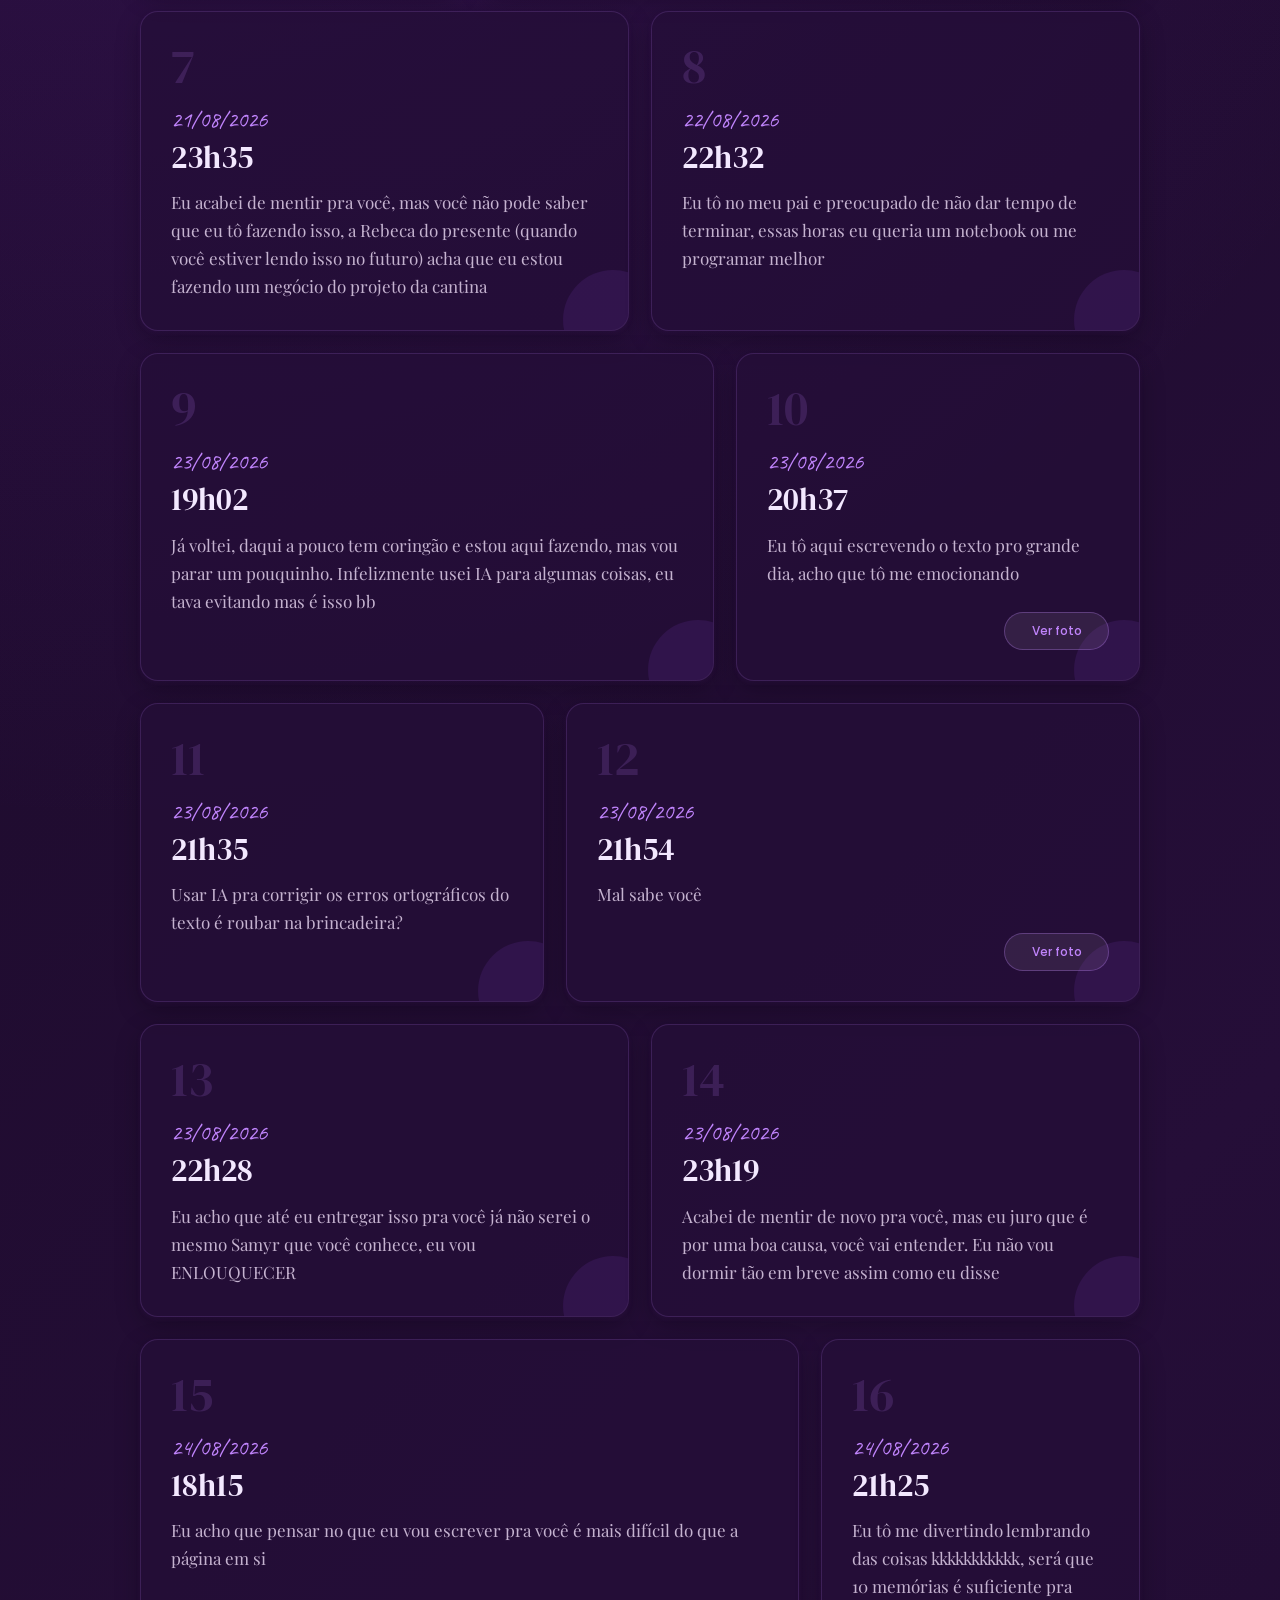
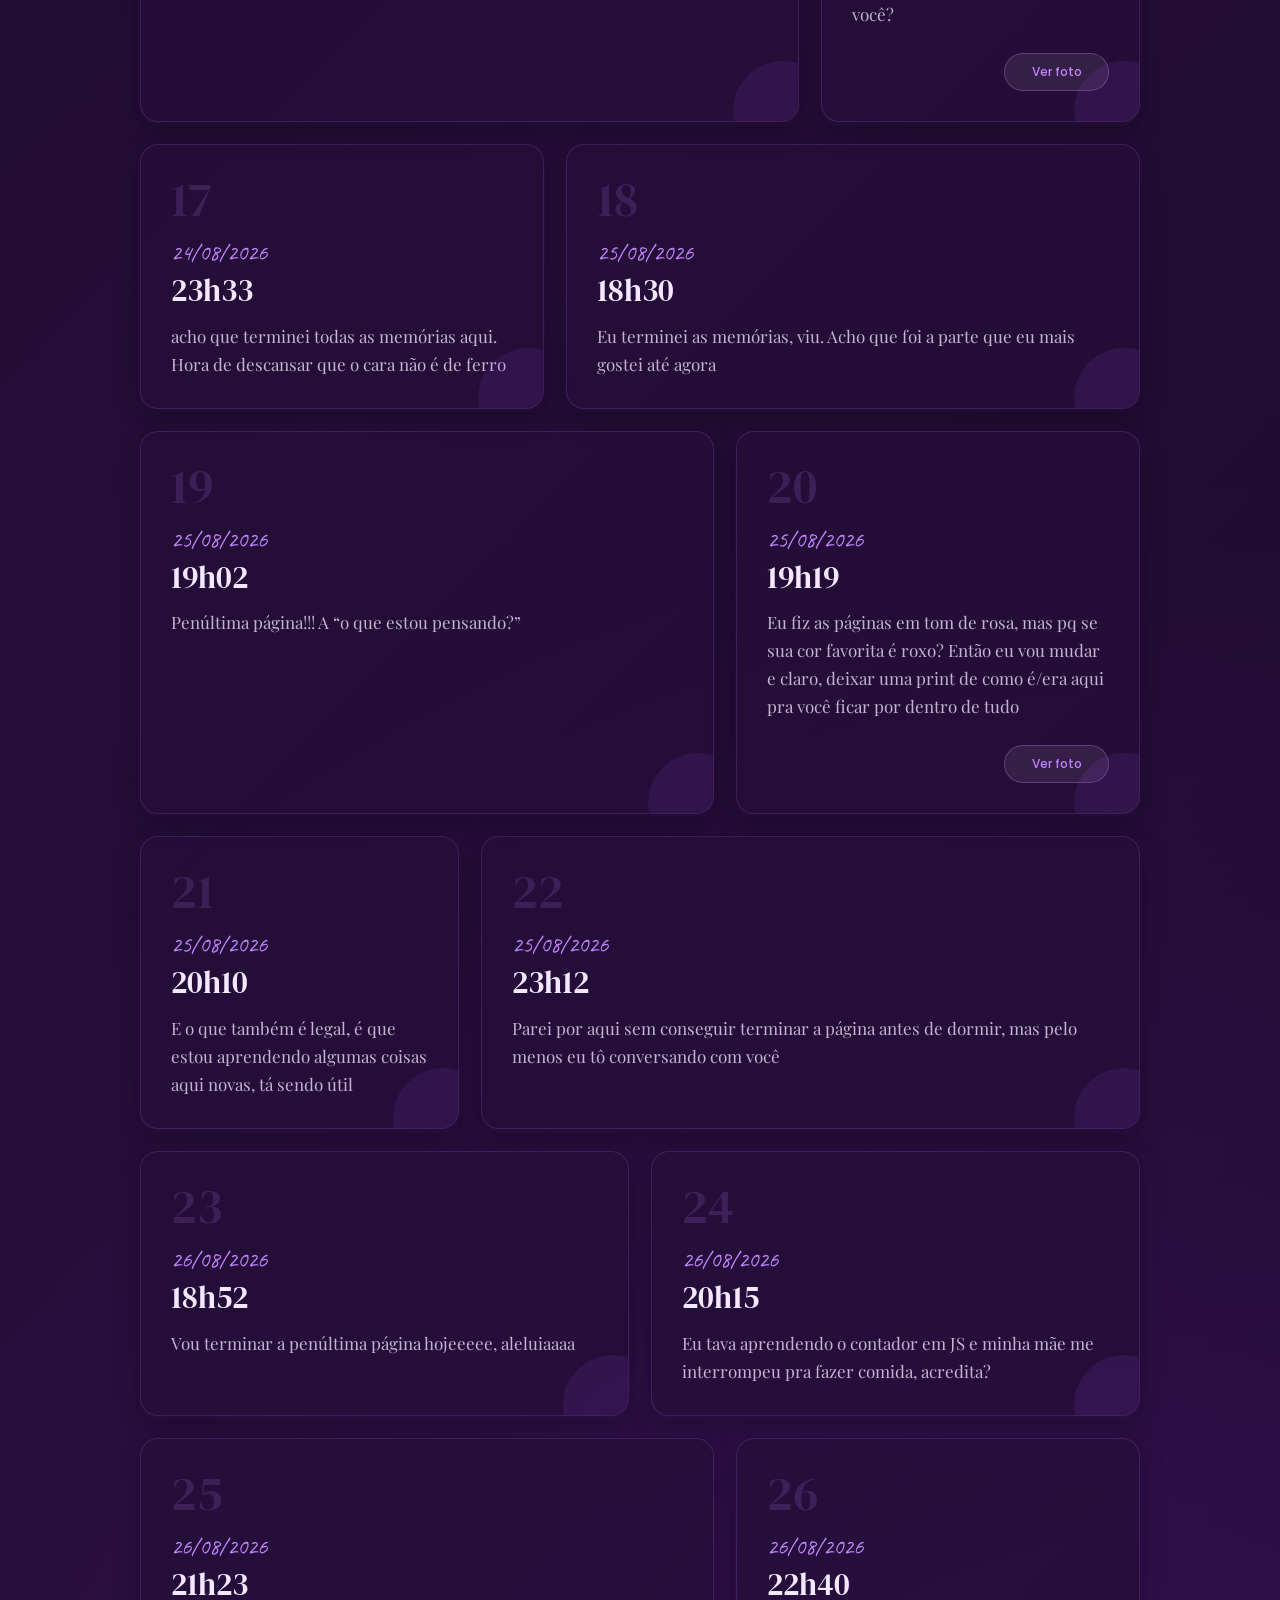
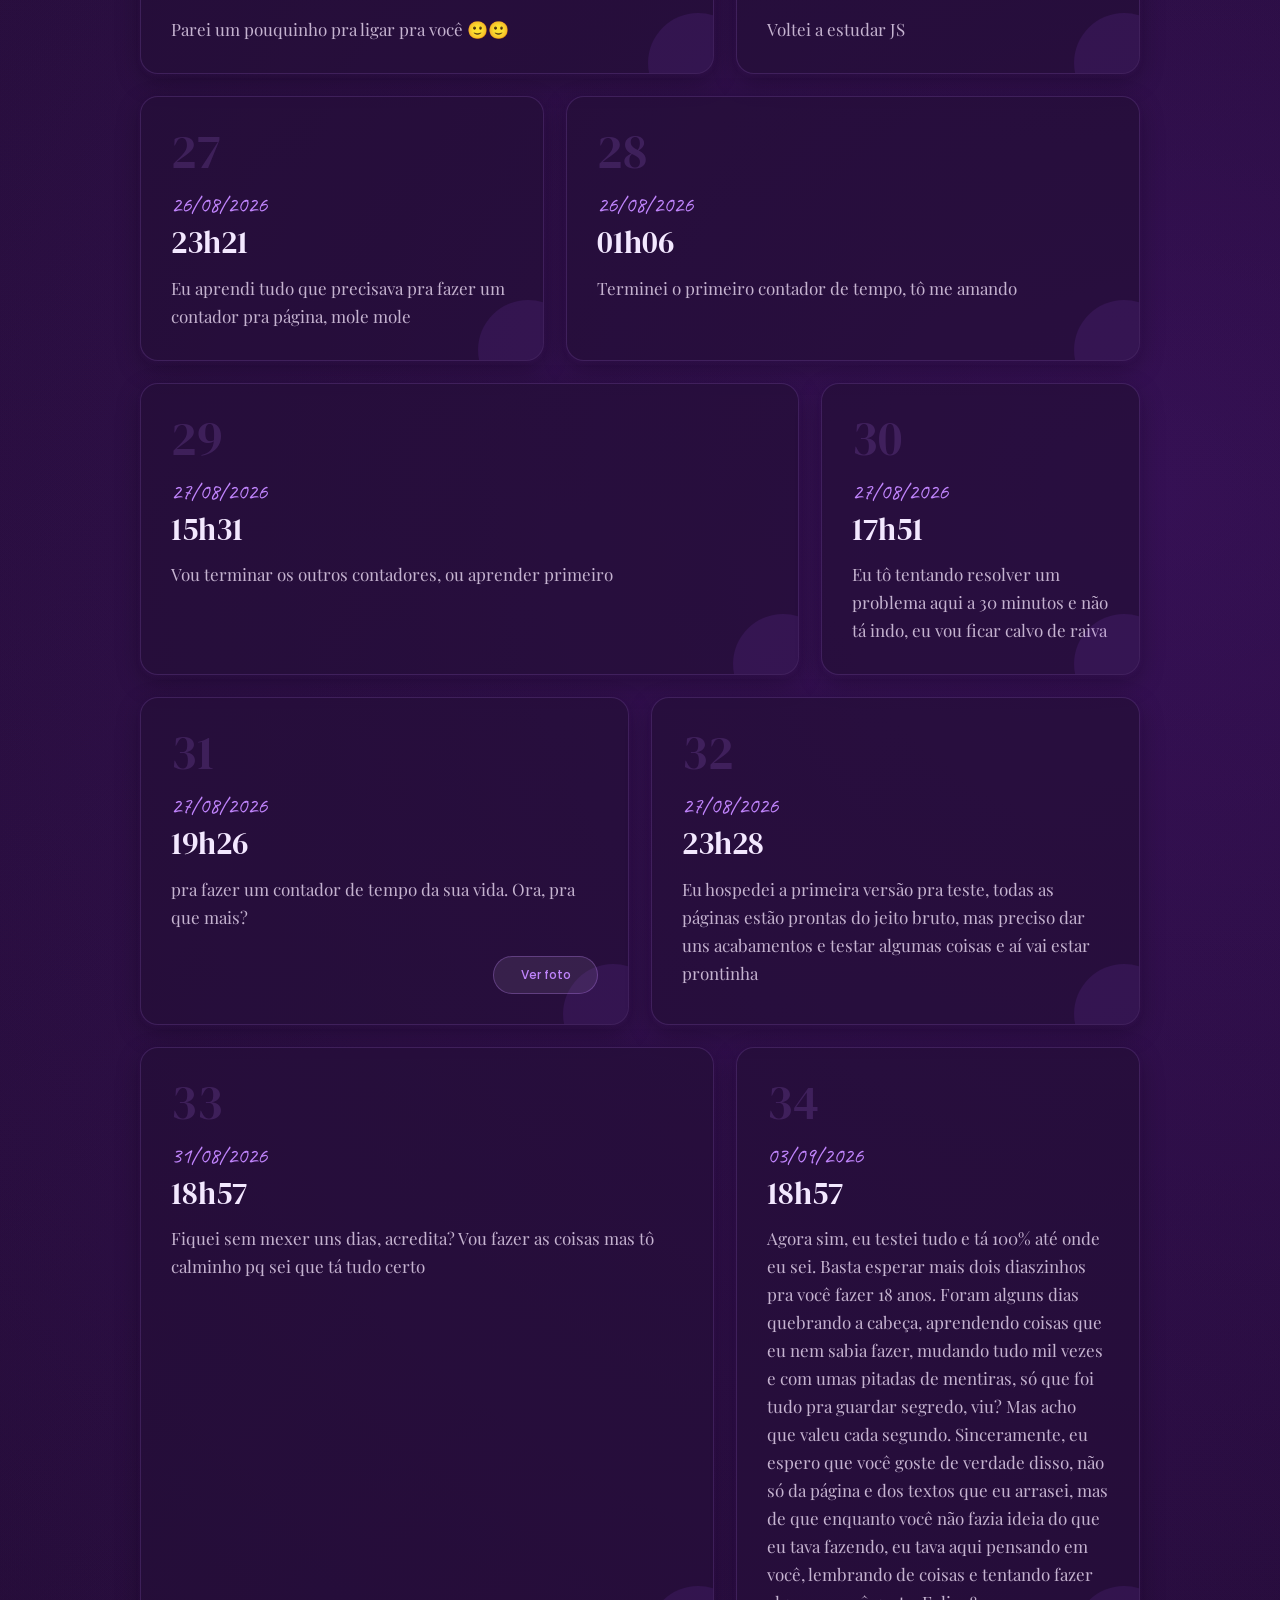
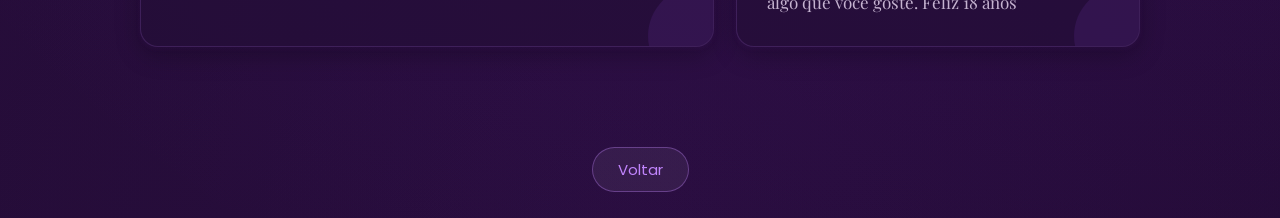
<file: cards/pensando.html>
<!DOCTYPE html>
<html lang="pt-br">
<head>
    <meta charset="UTF-8">
    <meta name="viewport" content="width=device-width, initial-scale=1.0">

    <title>Pensamentos</title>

    <link rel="preconnect" href="https://fonts.googleapis.com">
    <link rel="preconnect" href="https://fonts.gstatic.com" crossorigin>
    <link rel="icon" href="data:image/svg+xml,<svg xmlns=%22http://www.w3.org/2000/svg%22 viewBox=%220 0 100 100%22><text y=%22.9em%22 font-size=%2290%22>💜</text></svg>">
    <link href="https://fonts.googleapis.com/css2?family=Caveat:wght@400;500;600;700&family=DM+Serif+Display:ital@0;1&family=Playfair+Display:ital,wght@0,400;0,500;1,400&family=Poppins:wght@300;400;500;600&display=swap" rel="stylesheet">

    <link rel="stylesheet" href="pensando.css">
</head>

<body>

    <header>
        <p class="prim-titulo">Acho que a parte mais descontraída, meus pensamentos.</p>

        <h1>
            O que estou pensando
            <br>
            <span>no momento?</span>
        </h1>

        <p class="desc">
            Eu poderia ter deixado essa parte de fora, mas achei que seria legal
            registrar e te mostrar um pouco do que passa pela minha cabeça enquanto
            faço toda a parte chata, com esse pedacinho que vou te alugar, talvez
            você entenda mais minha cabeça, espero que goste!
        </p>
    </header>

    <hr>

    <p class="realmente">Sim, isso é o que pensei</p>

    <div class="papeis">

        <div class="papel pensamento-1">
            <p class="num">1</p>
            <p class="titulo-papel">21/08/2026</p>
            <h2>21h28</h2>
            <p class="texto">Tentando ter ideias de como fazer isso, sinceramente, não tá fácil.
            Descobri que bodas de turquesa são 18 anos e tô me achando muito por aprender isso  </p>
        </div>

        <div class="papel pensamento-2">
            <p class="num">2</p>
            <p class="titulo-papel">21/08/2026</p>
            <h2>21h36</h2>
            <p class="texto">Agora eu estou tentando pensar no que colocar nos tópicos, tô pensando em algo com memórias, acho que você vai gostar muito</p>
        </div>

        <div class="papel pensamento-3">
            <p class="num">3</p>
            <p class="titulo-papel">21/08/2026</p>
            <h2>21h38</h2>
            <p class="texto">Sinceramente, tô com medo de não dar tempo de fazer tudo que eu quero, eu ainda tô aprendendo JavaScript pra poder deixar tudo perfeito 🥲</p>
        </div>

        <div class="papel pensamento-4">
            <p class="num">4</p>
            <p class="titulo-papel">21/08/2026</p>
            <h2>21h56</h2>
            <p class="texto">O meu maior problema aqui é com certeza usar ponto final nas frases, pq é tão estranho?</p>
        </div>

        <div class="papel pensamento-5">
            <p class="num">5</p>
            <p class="titulo-papel">21/08/2026</p>
            <h2>22h52</h2>
            <p class="texto">Eu tô sofrendo aqui pra ajeitar as coisas pra ficar perfeito e me perguntando se você vai chorar lendo isso  
            Torcendo pra você me pagar um lanche depois desse trabalho todo</p>
        </div>

        <div class="papel pensamento-6">
            <p class="num">6</p>
            <p class="titulo-papel">21/08/2026</p>
            <h2>23h00</h2>
            <p class="texto">Acho que você vai usar exatamente as palavras “nossa, você arrasou muito”.
            Tô ouvindo Daniel Caesar</p>
        </div>

        <div class="papel pensamento-7">
            <p class="num">7</p>
            <p class="titulo-papel">21/08/2026</p>
            <h2>23h35</h2>
            <p class="texto">Eu acabei de mentir pra você, mas você não pode saber que eu tô fazendo isso, a Rebeca do presente (quando você estiver lendo isso no futuro) acha que eu estou fazendo um negócio do projeto da cantina</p>
        </div>

        <div class="papel pensamento-8">
            <p class="num">8</p>
            <p class="titulo-papel">22/08/2026</p>
            <h2>22h32</h2>
            <p class="texto">Eu tô no meu pai e preocupado de não dar tempo de terminar, essas horas eu queria um notebook ou me programar melhor</p>
        </div>

        <div class="papel pensamento-9">
            <p class="num">9</p>
            <p class="titulo-papel">23/08/2026</p>
            <h2>19h02</h2>
            <p class="texto">Já voltei, daqui a pouco tem coringão e estou aqui fazendo, mas vou parar um pouquinho.
            Infelizmente usei IA para algumas coisas, eu tava evitando mas é isso bb</p>
        </div>

        <div class="papel pensamento-10">
            <p class="num">10</p>
            <p class="titulo-papel">23/08/2026</p>
            <h2>20h37</h2>
            <p class="texto">Eu tô aqui escrevendo o texto pro grande dia, acho que tô me emocionando</p>
            <button id="abrirFoto" onclick="abrirFoto('foto1')">Ver foto</button>
        </div>

        <div class="papel pensamento-11">
            <p class="num">11</p>
            <p class="titulo-papel">23/08/2026</p>
            <h2>21h35</h2>
            <p class="texto">Usar IA pra corrigir os erros ortográficos do texto é roubar na brincadeira?</p>
        </div>

        <div class="papel pensamento-12">
            <p class="num">12</p>
            <p class="titulo-papel">23/08/2026</p>
            <h2>21h54</h2>
            <p class="texto">Mal sabe você</p>
            <button id="abrirFoto" onclick="abrirFoto('foto2')">Ver foto</button>
        </div>

        <div class="papel pensamento-13">
            <p class="num">13</p>
            <p class="titulo-papel">23/08/2026</p>
            <h2>22h28</h2>
            <p class="texto">Eu acho que até eu entregar isso pra você já não serei o mesmo Samyr que você conhece, eu vou ENLOUQUECER </p>
        </div>

        <div class="papel pensamento-14">
            <p class="num">14</p>
            <p class="titulo-papel">23/08/2026</p>
            <h2>23h19</h2>
            <p class="texto">Acabei de mentir de novo pra você, mas eu juro que é por uma boa causa, você vai entender. Eu não vou dormir tão em breve assim como eu disse</p>
        </div>

        <div class="papel pensamento-15">
            <p class="num">15</p>
            <p class="titulo-papel">24/08/2026</p>
            <h2>18h15</h2>
            <p class="texto">Eu acho que pensar no que eu vou escrever pra você é mais difícil do que a página em si</p>
        </div>

        <div class="papel pensamento-16">
            <p class="num">16</p>
            <p class="titulo-papel">24/08/2026</p>
            <h2>21h25</h2>
            <p class="texto">Eu tô me divertindo lembrando das coisas kkkkkkkkkkk, será que 10 memórias é suficiente pra você?</p>
            <button id="abrirFoto" onclick="abrirFoto('foto3')">Ver foto</button>
        </div>

        <div class="papel pensamento-17">
            <p class="num">17</p>
            <p class="titulo-papel">24/08/2026</p>
            <h2>23h33</h2>
            <p class="texto">acho que terminei todas as memórias aqui. Hora de descansar que o cara não é de ferro</p>
        </div>

        <div class="papel pensamento-18">
            <p class="num">18</p>
            <p class="titulo-papel">25/08/2026</p>
            <h2>18h30</h2>
            <p class="texto">Eu terminei as memórias, viu. Acho que foi a parte que eu mais gostei até agora</p>
        </div>

        <div class="papel pensamento-19">
            <p class="num">19</p>
            <p class="titulo-papel">25/08/2026</p>
            <h2>19h02</h2>
            <p class="texto">Penúltima página!!! A “o que estou pensando?”</p>
        </div>

        <div class="papel pensamento-20">
            <p class="num">20</p>
            <p class="titulo-papel">25/08/2026</p>
            <h2>19h19</h2>
            <p class="texto">Eu fiz as páginas em tom de rosa, mas pq se sua cor favorita é roxo? Então eu vou mudar e claro, deixar uma print de como é/era aqui pra você ficar por dentro de tudo <button id="abrirFoto" onclick="abrirFoto('foto5')">Ver foto</button></p>
        </div>

        <div class="papel pensamento-21">
            <p class="num">21</p>
            <p class="titulo-papel">25/08/2026</p>
            <h2>20h10</h2>
            <p class="texto">E o que também é legal, é que estou aprendendo algumas coisas aqui novas, tá sendo útil</p>
        </div>

        <div class="papel pensamento-22">
            <p class="num">22</p>
            <p class="titulo-papel">25/08/2026</p>
            <h2>23h12</h2>
            <p class="texto">Parei por aqui sem conseguir terminar a página antes de dormir, mas pelo menos eu tô conversando com você</p>
        </div>

        <div class="papel pensamento-23">
            <p class="num">23</p>
            <p class="titulo-papel">26/08/2026</p>
            <h2>18h52</h2>
            <p class="texto">Vou terminar a penúltima página hojeeeee, aleluiaaaa</p>
        </div>

        <div class="papel pensamento-24">
            <p class="num">24</p>
            <p class="titulo-papel">26/08/2026</p>
            <h2>20h15</h2>
            <p class="texto">Eu tava aprendendo o contador em JS e minha mãe me interrompeu pra fazer comida, acredita?</p>
        </div>

        <div class="papel pensamento-25">
            <p class="num">25</p>
            <p class="titulo-papel">26/08/2026</p>
            <h2>21h23</h2>
            <p class="texto">Parei um pouquinho pra ligar pra você 🙂🙂</p>
        </div>

        <div class="papel pensamento-26">
            <p class="num">26</p>
            <p class="titulo-papel">26/08/2026</p>
            <h2>22h40</h2>
            <p class="texto">Voltei a estudar JS</p>
        </div>
        
        <div class="papel pensamento-27">
            <p class="num">27</p>
            <p class="titulo-papel">26/08/2026</p>
            <h2>23h21</h2>
            <p class="texto">Eu aprendi tudo que precisava pra fazer um contador pra página, mole mole</p>
        </div>

        <div class="papel pensamento-28">
            <p class="num">28</p>
            <p class="titulo-papel">26/08/2026</p>
            <h2>01h06</h2>
            <p class="texto">Terminei o primeiro contador de tempo, tô me amando</p>
        </div>

        <div class="papel pensamento-29">
            <p class="num">29</p>
            <p class="titulo-papel">27/08/2026</p>
            <h2>15h31</h2>
            <p class="texto">Vou terminar os outros contadores, ou aprender primeiro </p>
        </div>

        <div class="papel pensamento-30">
            <p class="num">30</p>
            <p class="titulo-papel">27/08/2026</p>
            <h2>17h51</h2>
            <p class="texto">Eu tô tentando resolver um problema aqui a 30 minutos e não tá indo, eu vou ficar calvo de raiva</p>
        </div>

        <div class="papel pensamento-31">
            <p class="num">31</p>
            <p class="titulo-papel">27/08/2026</p>
            <h2>19h26</h2>
            <p class="texto">pra fazer um contador de tempo da sua vida. Ora, pra que mais? </p>
            <button id="abrirFoto" onclick="abrirFoto('foto4')">Ver foto</button>
        </div>

        <div class="papel pensamento-32">
            <p class="num">32</p>
            <p class="titulo-papel">27/08/2026</p>
            <h2>23h28</h2>
            <p class="texto">Eu hospedei a primeira versão pra teste, todas as páginas estão prontas do jeito bruto, mas preciso dar uns acabamentos e testar algumas coisas e aí vai estar prontinha</p>
        </div>

        <div class="papel pensamento-33">
            <p class="num">33</p>
            <p class="titulo-papel">31/08/2026</p>
            <h2>18h57</h2>
            <p class="texto">Fiquei sem mexer uns dias, acredita? Vou fazer as coisas mas tô calminho pq sei que tá tudo certo</p>
        </div>

        <div class="papel pensamento-34">
            <p class="num">34</p>
            <p class="titulo-papel">03/09/2026</p>
            <h2>18h57</h2>
            <p class="texto"> Agora sim, eu testei tudo e tá 100% até onde eu sei. Basta esperar mais dois diaszinhos pra você fazer 18 anos. Foram alguns dias quebrando a cabeça, aprendendo coisas que eu nem sabia fazer, mudando tudo mil vezes e com umas pitadas de mentiras, só que foi tudo pra guardar segredo, viu? Mas acho que valeu cada segundo. Sinceramente, eu espero que você goste de verdade disso, não só da página e dos textos que eu arrasei, mas de que enquanto você não fazia ideia do que eu tava fazendo, eu tava aqui pensando em você, lembrando de coisas e tentando fazer algo que você goste. Feliz 18 anos 
            </p>
        </div>

        </div>

    <script>

    function abrirFoto(foto) {

        const modal = document.getElementById("modalFoto");
        const imagem = document.getElementById("imagemModal");

        if (foto === "foto1") {
            imagem.src = "foto1.jpeg";
        }

        if (foto === "foto2") {
            imagem.src = "foto2.jpeg";
        }

        if (foto === "foto3") {
            imagem.src = "foto3.jpeg"
        }

        if (foto === "foto4") {
            imagem.src = "foto4.jpeg"
        }

        if (foto === "foto5") {
            imagem.src = "foto5.jpeg"
        }

        modal.classList.add("ativo");
    }


    function fecharFoto() {

        const modal = document.getElementById("modalFoto");

        modal.classList.remove("ativo");
    }

</script>

    <div id="modalFoto" class="modalFoto">
        <button class="fechar" onclick="fecharFoto()">×</button>
        <img id="imagemModal" src="foto1.jpeg" alt="Foto">
    </div>

    <a href="../index.html">Voltar</a>
</body>
</html>
</file>
<file: style.css>
:root {
    color-scheme: dark;
}

* {
    box-sizing: border-box;
    margin: 0;
    padding: 0;
}

body {
    min-height: 100vh;
    overflow-x: hidden;
    font-family: "Poppins", sans-serif;
    color: #f3e8ff;
    background:
        radial-gradient(circle at 10% 10%, rgba(147, 51, 234, 0.18), transparent 30%),
        radial-gradient(circle at 90% 20%, rgba(126, 34, 206, 0.22), transparent 28%),
        radial-gradient(circle at 50% 90%, rgba(88, 28, 135, 0.25), transparent 35%),
        linear-gradient(135deg, #180924 0%, #250e38 50%, #150720 100%);
}

.stars,
.hearts {
    position: fixed;
    inset: 0;
    pointer-events: none;
    overflow: hidden;
    z-index: 1;
}

.stars span {
    position: absolute;
    width: 3px;
    height: 3px;
    background: #c084fc;
    border-radius: 50%;
    opacity: 0.55;
    animation: twinkle 2.5s infinite alternate;
}

.hearts span {
    position: absolute;
    bottom: -40px;
    font-size: 22px;
    opacity: 0;
    color: #c084fc;
    font-family: Arial, sans-serif;
    animation: floatHeart linear infinite;
}

.container {
    position: relative;
    z-index: 2;
    width: min(850px, 92%);
    min-height: 100vh;
    margin: auto;
    display: flex;
    align-items: center;
    justify-content: center;
    padding: 20px 0;
}

.card {
    width: 100%;
    padding: 45px 30px;
    text-align: center;
    border: 1px solid rgba(192, 132, 252, 0.16);
    border-radius: 26px;
    background: linear-gradient(135deg, rgba(255, 255, 255, 0.08), rgba(168, 85, 247, 0.08));
    backdrop-filter: blur(18px);
    -webkit-backdrop-filter: blur(18px);
    box-shadow:
        0 25px 80px rgba(0, 0, 0, 0.35),
        0 5px 18px rgba(0, 0, 0, 0.15),
        inset 0 1px 0 rgba(255, 255, 255, 0.12);
    animation: appear 1s ease;
}

.cake {
    font-size: 48px;
    margin-bottom: 6px;
    display: inline-block;
    animation: bounce 2s ease-in-out infinite;
}

.titulozinho {
    font-size: 13px;
    letter-spacing: 4px;
    text-transform: uppercase;
    color: #c084fc;
    margin-bottom: 12px;
}

h1 {
    font-family: "DM Serif Display", serif;
    font-size: 100px;
    line-height: 0.95;
    font-weight: 400;
    color: #f3e8ff;
    text-shadow: 0 5px 20px rgba(168, 85, 247, 0.25);
}

h1 span {
    color: #c084fc;
    font-style: italic;
}

.subtitulo {
    max-width: 680px;
    margin: 40px auto 0;
    font-size: 18px;
    line-height: 1.6;
    color: #c4a9d9;
    font-weight: 300;
    text-align: justify;
    text-align-last: center;
}

.div-pai {
    display: flex;
    gap: 10px;
    margin-top: 40px;
    background:
        radial-gradient(circle at top left, rgba(147, 51, 234, 0.14), rgba(88, 28, 135, 0.08));
    border: 1px solid rgba(192, 132, 252, 0.18);
    border-radius: 20px;
    padding: 18px;
    flex-direction: column;
    box-shadow:
        inset 0 2px 10px rgba(255, 255, 255, 0.05),
        0 10px 25px rgba(0, 0, 0, 0.20);
}

.data {
    text-align: center;
    font-size: 16px;
    color: #c084fc;
    letter-spacing: 2px;
    font-weight: 500;
    margin-bottom: 2px;
}

.card-estatisticas,
.card-memorias,
.card-pagina,
.card-pensando {
    display: flex;
    align-items: center;
    justify-content: center;
    border-radius: 12px;
    padding: 11px 16px;
    border: 1px solid rgba(192, 132, 252, 0.14);
    background: rgba(24, 9, 36, 0.55);
    box-shadow: 0 3px 10px rgba(0, 0, 0, 0.12);
    transition: transform 0.25s ease, background 0.25s ease, border-color 0.25s ease, box-shadow 0.25s ease;
}

.card-estatisticas:hover,
.card-memorias:hover,
.card-pagina:hover,
.card-pensando:hover {
    background: rgba(147, 51, 234, 0.18);
    border-color: rgba(192, 132, 252, 0.38);
    transform: translateY(-4px);
    box-shadow: 0 10px 22px rgba(0, 0, 0, 0.25);
    cursor: pointer;
}

.card-estatisticas:active,
.card-memorias:active,
.card-pagina:active,
.card-pensando:active {
    transform: translateY(-1px) scale(0.99);
    box-shadow:
        0 2px 6px rgba(0, 0, 0, 0.25),
        inset 0 2px 4px rgba(0, 0, 0, 0.12);
}

.card-estatisticas a,
.card-memorias a,
.card-pagina a,
.card-pensando a {
    color: #e9d5ff;
    text-decoration: none;
    width: 100%;
    font-size: 16px;
    font-weight: 400;
    display: flex;
    align-items: center;
    justify-content: center;
    gap: 8px;
}

.card-estatisticas a:visited,
.card-memorias a:visited,
.card-pagina a:visited,
.card-pensando a:visited {
    text-decoration: none;
    color: #e9d5ff;
}

@keyframes appear {
    from {
        opacity: 0;
        transform: translateY(20px) scale(0.98);
    }

    to {
        opacity: 1;
        transform: translateY(0) scale(1);
    }
}

@keyframes bounce {
    0%, 100% {
        transform: translateY(0) rotate(-3deg);
    }

    50% {
        transform: translateY(-8px) rotate(3deg);
    }
}

@keyframes twinkle {
    from {
        opacity: 0.2;
        transform: scale(0.7);
    }

    to {
        opacity: 0.8;
        transform: scale(1.3);
    }
}

@keyframes floatHeart {
    0% {
        transform: translateY(0) translateX(0) rotate(0deg);
        opacity: 0;
    }

    10% {
        opacity: 0.7;
    }

    90% {
        opacity: 0.7;
    }

    100% {
        transform: translateY(-110vh) translateX(70px) rotate(25deg);
        opacity: 0;
    }
}

@media (max-width: 600px) {
    .container {
        padding: 15px 0;
    }

    .card {
        padding: 20px 15px;
        border-radius: 20px;
    }

    .cake {
        font-size: 40px;
    }

    h1 {
        font-size: 58px;
    }

    .subtitulo {
        font-size: 14px;
        margin: 12px auto 0;
        text-align: center;
    }

    .div-pai {
        padding: 12px;
        gap: 8px;
        margin-top: 40px;
    }

    .card-estatisticas,
    .card-memorias,
    .card-pagina,
    .card-pensando {
        padding: 8px 12px;
    }
}
</file>
<file: cards/estatistica.css>
:root {
    color-scheme: dark;
}

* {
    padding: 0;
    margin: 0;
    box-sizing: border-box;
}

body {
    min-height: 100vh;
    background: radial-gradient(circle at 10% 15%, rgba(139, 92, 246, 0.22), transparent 25%), radial-gradient(circle at 90% 20%, rgba(168, 85, 247, 0.18), transparent 28%), radial-gradient(circle at 50% 100%, rgba(91, 33, 182, 0.20), transparent 35%), linear-gradient(135deg, #21152d, #2b1b3b 50%, #24152f);
    color: #eadcff;
    overflow-x: hidden;
}

h1 {
    font-family: "DM Serif Display", serif;
    font-size: 85px;
    line-height: 0.95;
    color: #eadcff;
    letter-spacing: 2px;
    font-weight: 400;
    text-align: center;
    margin-top: 50px;
}

h1 span {
    font-family: "DM Serif Display", serif;
    font-style: italic;
    color: #c084fc;
}

body h2 {
    font-family: "Poppins", sans-serif;
    font-size: 16px;
    font-weight: 400;
    color: #b9a5c9;
    text-align: center;
    margin-top: 15px;
    padding: 0 20px;
}

.container {
    display: flex;
    justify-content: center;
    align-items: center;
    width: 100%;
}

.papel {
    width: 100%;
    max-width: 900px;
    background: rgba(35, 23, 48, 0.88);
    padding: 40px 45px;
    position: relative;
    border: 1px solid rgba(192, 132, 252, 0.18);
    box-shadow: 0 25px 60px rgba(0, 0, 0, 0.40), 0 0 25px rgba(139, 92, 246, 0.08);
    margin-top: 35px;
}

.papel::before {
    content: "";
    position: absolute;
    width: 90px;
    height: 25px;
    background: rgba(168, 85, 247, 0.18);
    top: -12px;
    left: 50%;
    transform: translateX(-50%) rotate(-1deg);
}

.titulo-pqno {
    font-family: "DM Serif Display", serif;
    font-size: 30px;
    color: #eadcff;
    text-align: center;
}

.titulo-pqno p {
    font-family: "Poppins", sans-serif;
    font-size: 12px;
    color: #a99ab6;
    text-align: center;
    font-weight: 400;
    margin-top: 5px;
}

.numeros {
    font-family: "DM Serif Display", serif;
    color: #e9d5ff;
    font-size: 60px;
    margin-top: 30px;
    display: grid;
    grid-template-columns: repeat(4, 1fr);
    align-items: center;
    justify-content: center;
    gap: 10px;
    text-align: center;
}

.numeros > div {
    display: flex;
    flex-direction: column;
    align-items: center;
    justify-content: center;
}

.numeros .tempo {
    display: block;
    font-family: "Poppins", sans-serif;
    color: #9f8eae;
    font-size: 13px;
    font-weight: 400;
    text-transform: uppercase;
    letter-spacing: 1px;
}

.titulo-ii {
    font-family: "DM Serif Display", serif;
    font-size: 35px;
    color: #eadcff;
    letter-spacing: 2px;
    font-weight: 400;
    text-align: center;
    margin-top: 80px;
    margin-bottom: 45px;
}

.titulo-ii p {
    font-family: "Poppins", sans-serif;
    font-size: 13px;
    color: #9f8eae;
    text-align: center;
    font-weight: 400;
    margin-top: 8px;
}

.titulo-ii p span {
    font-family: "DM Serif Display", serif;
    font-size: 17px;
    color: #b69acb;
    font-weight: 400;
}

.grade {
    display: grid;
    grid-template-columns: repeat(3, 1fr);
    gap: 20px;
    width: 100%;
    max-width: 900px;
    margin: 0 auto;
    margin-bottom: 8px;
}

.card-tempo {
    width: 100%;
    min-height: 175px;
    background: rgba(35, 22, 48, 0.82);
    border: 1px solid rgba(192, 132, 252, 0.13);
    padding: 30px 20px;
    display: flex;
    flex-direction: column;
    justify-content: center;
    align-items: center;
    text-align: center;
    box-shadow: 0 8px 25px rgba(0, 0, 0, 0.18), 0 2px 5px rgba(139, 92, 246, 0.04);
    transition: transform 0.3s ease, box-shadow 0.3s ease;
}

.titulo-card {
    font-family: "Poppins", sans-serif;
    font-size: 10px;
    color: #9f8eae;
    text-align: center;
    font-weight: 500;
    text-transform: uppercase;
    letter-spacing: 1px;
    margin-bottom: 12px;
}

#anos-bruto,
#meses-bruto,
#semanas-bruto,
#horas-bruto,
#minutos-bruto,
#segundos-bruto {
    font-family: "DM Serif Display", serif;
    font-size: 42px;
    color: #e9d5ff;
    font-weight: 400;
    line-height: 1;
}

.textinho {
    margin-top: 9px;
    font-family: "Poppins", sans-serif;
    font-size: 10px;
    color: #9f8eae;
    text-align: center;
    font-weight: 400;
}

.data-final {
    margin-top: 75px;
    text-align: center;
    font-family: "DM Serif Display", serif;
    color: #b69acb;
    font-size: 30px;
    letter-spacing: 3px;
}

.linha-final {
    width: 70px;
    height: 1px;
    background: rgba(192, 132, 252, 0.25);
    margin: 20px auto;
}

.texto-final {
    font-family: "DM Serif Display", serif;
    font-size: 30px;
    font-weight: 400;
    color: #eadcff;
    text-align: center;
    margin-top: 15px;
    margin-bottom: 80px;
}

.textinho-final {
    font-family: "Dancing Script", cursive;
    text-align: center;
    font-size: 25px;
    color: #9f8eae;
}

.textinho-final span {
    color: #c084fc;
}

a {
    display: block;
    width: fit-content;
    margin: 1% auto 2%;
    padding: 10px 25px;
    font-family: "Poppins", sans-serif;
    font-size: 15px;
    color: #d8b4fe;
    border: 1px solid rgba(192, 132, 252, 0.35);
    background: rgba(255, 255, 255, 0.06);
    text-decoration: none;
    border-radius: 25px;
    transition: 0.3s;
}

a:hover {
    background: #7e22ce;
    color: #ffffff;
    transform: translateY(-2px);
}

@media (max-width: 700px) {
    h1 {
        font-size: 60px;
    }

    body > h2 {
        font-size: 14px;
        line-height: 24px;
    }

    .papel {
        width: calc(100% - 30px);
        padding: 35px 20px;
    }

    .numeros {
        grid-template-columns: repeat(2, 1fr);
        gap: 30px 10px;
        font-size: 50px;
    }

    .grade {
        width: calc(100% - 30px);
        grid-template-columns: repeat(2, 1fr);
        gap: 15px;
    }

    .card-tempo {
        min-height: 150px;
        padding: 25px 10px;
    }

    #anos-bruto,
    #meses-bruto,
    #semanas-bruto,
    #horas-bruto,
    #minutos-bruto,
    #segundos-bruto {
        font-size: 35px;
    }

    .titulo-ii {
        font-size: 30px;
    }

    .texto-final {
        font-size: 25px;
    }
}

@media (max-width: 450px) {
    h1 {
        font-size: 48px;
    }

    .grade {
        grid-template-columns: 1fr;
    }

    .numeros {
        font-size: 42px;
    }

    .titulo-pqno {
        font-size: 26px;
    }
}
</file>
<file: cards/memorias.css>
:root {
    color-scheme: dark;
}

* {
    margin: 0;
    padding: 0;
    box-sizing: border-box;
}

body {
    min-height: 100vh;
    background:
        radial-gradient(circle at 10% 15%, rgba(139, 92, 246, 0.20), transparent 25%),
        radial-gradient(circle at 90% 80%, rgba(168, 85, 247, 0.16), transparent 30%),
        radial-gradient(circle at 50% 100%, rgba(91, 33, 182, 0.18), transparent 35%),
        linear-gradient(135deg, #180d24, #251536 50%, #160a21);
    color: #eadcff;
    overflow-x: hidden;
}

.subtitulo {
    font-family: "Caveat", cursive;
    transform: rotate(-3deg);
    color: #c084fc;
    font-size: 28px;
}

.topo {
    margin: 0 auto;
    text-align: left;
    max-width: 1000px;
    padding: 0 20px;
}

.container-principal {
    width: 100%;
    max-width: 1000px;
    margin: 0 auto;
    padding: 0 20px;
}

h1 {
    font-family: "DM Serif Display", serif;
    font-size: 85px;
    line-height: 0.95;
    color: #eadcff;
    letter-spacing: 2px;
    font-weight: 500;
    text-align: left;
    margin-top: 50px;
}

h1 span {
    color: #c084fc;
    font-style: italic;
    font-weight: 500;
    display: block;
}

.desc {
    margin-top: 2%;
    font-family: "Poppins", sans-serif;
    font-size: 16px;
    line-height: 28px;
    color: #b9a5c9;
    text-align: left;
    font-weight: 400;
}

.linha {
    width: 100px;
    height: 2px;
    background: rgba(192, 132, 252, 0.25);
    margin-top: 35px;
    margin-bottom: 20px;
    transform: rotate(-2.5deg);
}

.papel {
    background: rgba(35, 23, 48, 0.90);
    width: 100%;
    max-width: 600px;
    padding: 35px 45px;
    position: relative;
    border: 1px solid rgba(192, 132, 252, 0.14);
    box-shadow:
        0 20px 50px rgba(0, 0, 0, 0.35),
        0 2px 8px rgba(139, 92, 246, 0.06);
    margin-top: 35px;
    display: block;
    -webkit-font-smoothing: antialiased;
    -moz-osx-font-smoothing: grayscale;
}

.num {
    color: rgba(192, 132, 252, 0.14);
    font-family: "DM Serif Display", serif;
    font-size: 35px;
    position: absolute;
    right: 50px;
    top: 20px;
}

.titulo-papel {
    font-family: "Caveat", cursive;
    color: #c084fc;
    font-size: 28px;
}

h2 {
    font-family: "DM Serif Display", serif;
    color: #eadcff;
    font-weight: 300;
    font-size: 35px;
    margin-bottom: 8px;
}

.texto {
    font-family: "Playfair Display", serif;
    font-size: 20px;
    font-weight: 500;
    line-height: 30px;
    color: #c1b2cc;
    text-align: left;
}

.papel::before {
    content: "";
    position: absolute;
    width: 90px;
    height: 25px;
    background: rgba(168, 85, 247, 0.16);
    top: -12px;
    left: 50%;
    transform: translateX(-50%) rotate(-1deg);
}

span {
    font-style: italic;
    color: #c084fc;
}

a {
    display: block;
    width: fit-content;
    margin: 35px auto 0;
    padding: 10px 25px;
    font-family: "Poppins", sans-serif;
    font-size: 15px;
    color: #d8b4fe;
    border: 1px solid rgba(192, 132, 252, 0.35);
    background: rgba(255, 255, 255, 0.06);
    text-decoration: none;
    border-radius: 25px;
    transition: 0.3s;
    margin-top: 7%;
    margin-bottom: 7%;
}

a:hover {
    background: #7e22ce;
    color: #fff;
    transform: translateY(-2px);
}

@media (max-width: 700px) {
    .topo {
        padding: 0 20px;
    }

    h1 {
        font-size: 60px;
    }

    .desc {
        font-size: 15px;
        line-height: 26px;
    }

    .papel {
        max-width: 100%;
        padding: 30px 30px;
    }

    .papel:nth-child(2),
    .papel:nth-child(3),
    .papel:nth-child(4),
    .papel:nth-child(5),
    .papel:nth-child(6),
    .papel:nth-child(7),
    .papel:nth-child(8),
    .papel:nth-child(9),
    .papel:nth-child(10),
    .papel:nth-child(11),
    .papel:nth-child(12),
    .papel:nth-child(13),
    .papel:nth-child(14) {
        margin-left: auto;
        margin-right: auto;
        transform: rotate(0);
    }

    h2 {
        font-size: 30px;
    }

    .texto {
        font-size: 16px;
        line-height: 27px;
    }

    .num {
        right: 25px;
        top: 15px;
        font-size: 30px;
    }

    .titulo-papel {
        font-size: 25px;
    }
}

.papel:nth-child(2) {
    margin-left: 0;
    margin-right: auto;
    transform: rotate(-2deg);
}

.papel:nth-child(3) {
    margin-left: auto;
    margin-right: 0;
    transform: rotate(2deg);
}

.papel:nth-child(4) {
    margin-left: 0;
    margin-right: auto;
    transform: rotate(-2deg);
}

.papel:nth-child(5) {
    margin-left: auto;
    margin-right: 0;
    transform: rotate(2deg);
}

.papel:nth-child(6) {
    margin-left: 0;
    margin-right: auto;
    transform: rotate(-2deg);
}

.papel:nth-child(7) {
    margin-left: auto;
    margin-right: 0;
    transform: rotate(2deg);
}

.papel:nth-child(8) {
    margin-left: 0;
    margin-right: auto;
    transform: rotate(-2deg);
}

.papel:nth-child(9) {
    margin-left: auto;
    margin-right: 0;
    transform: rotate(2deg);
}

.papel:nth-child(10) {
    margin-left: 0;
    margin-right: auto;
    transform: rotate(-2deg);
}

.papel:nth-child(11) {
    margin-left: auto;
    margin-right: 0;
    transform: rotate(2deg);
}

.papel:nth-child(12) {
    margin-left: 0;
    margin-right: auto;
    transform: rotate(-2deg);
}

.papel:nth-child(13) {
    margin-left: auto;
    margin-right: 0;
    transform: rotate(2deg);
}

.papel:nth-child(14) {
    margin-left: 0;
    margin-right: auto;
    transform: rotate(-2deg);
}
</file>
<file: cards/pagina.css>
:root {
    color-scheme: dark;
}

* {
    box-sizing: border-box;
    margin: 0;
    padding: 0;
}

.stars,
.hearts {
    position: fixed;
    inset: 0;
    color: #f3e8ff;
    pointer-events: none;
    overflow: hidden;
    z-index: 1;
}

.stars span {
    position: absolute;
    width: 3px;
    height: 3px;
    background: #f3e8ff;
    border-radius: 50%;
    opacity: 0.7;
    animation: twinkle 2.5s infinite alternate;
}

.hearts span {
    position: absolute;
    bottom: -40px;
    font-size: 22px;
    opacity: 0;
    color: #c084fc;
    font-family: Arial, sans-serif;
    animation: floatHeart linear infinite;
    z-index: 0;
}

@keyframes appear {
    from {
        opacity: 0;
        transform: translateY(20px) scale(0.98);
    }
    to {
        opacity: 1;
        transform: translateY(0) scale(1);
    }
}

@keyframes bounce {
    0%, 100% {
        transform: translateY(0) rotate(-3deg);
    }
    50% {
        transform: translateY(-8px) rotate(3deg);
    }
}

@keyframes twinkle {
    from {
        opacity: 0.2;
        transform: scale(0.7);
    }
    to {
        opacity: 1;
        transform: scale(1.3);
    }
}

@keyframes floatHeart {
    0% {
        transform: translateY(0) translateX(0) rotate(0deg);
        opacity: 0;
    }
    10% {
        opacity: 0.7;
    }
    90% {
        opacity: 0.7;
    }
    100% {
        transform: translateY(-110vh) translateX(70px) rotate(25deg);
        opacity: 0;
    }
}

body {
    font-family: "Poppins", sans-serif;
    min-height: 100vh;
    overflow-x: hidden;
    text-align: center;
    background:
        radial-gradient(circle at 10% 15%, rgba(147, 51, 234, 0.18), transparent 25%),
        radial-gradient(circle at 90% 20%, rgba(126, 34, 206, 0.22), transparent 28%),
        radial-gradient(circle at 50% 90%, rgba(88, 28, 135, 0.25), transparent 35%),
        linear-gradient(135deg, #180924 0%, #250e38 50%, #150720 100%);
    padding: 40px 0;
}

.rebequinha {
    margin-top: 10px;
    margin-bottom: 30px;
}

h1 {
    font-family: "Dancing Script", cursive;
    font-size: 80px;
    line-height: 0.95;
    color: #f3e8ff;
    text-shadow: 0 5px 25px rgba(168, 85, 247, 0.25);
    margin-bottom: 30px;
}

.span-titulo {
    color: #c084fc;
}

.container {
    display: flex;
    justify-content: center;
    align-items: center;
    width: 100%;
    padding: 15px;
}

.folha p {
    font-family: "Playfair Display", serif;
    font-size: 17px;
    line-height: 32px;
    color: #2e104d;
    margin-bottom: 24px;
    font-weight: 400;
    position: relative;
    z-index: 2;
    -webkit-font-smoothing: antialiased;
}

.folha {
    position: relative;
    width: 100%;
    max-width: 800px;
    background-color: #fff;
    border-radius: 5px 12px 12px 5px;
    padding: 40px 30px 40px 80px;
    box-shadow:
        0 30px 70px rgba(0, 0, 0, 0.55),
        8px 8px 0 rgba(168, 85, 247, 0.08),
        14px 14px 0 rgba(168, 85, 247, 0.04);
    text-align: left;
    overflow: hidden;
}

.folha::before {
    content: "";
    position: absolute;
    top: 0;
    bottom: 0;
    left: 62px;
    width: 1px;
    background: rgba(147, 51, 234, 0.28);
    z-index: 1;
}

.folha::after {
    content: "";
    position: absolute;
    inset: 0;
    pointer-events: none;
    background: repeating-linear-gradient(
        to bottom,
        transparent 0px,
        transparent 31px,
        rgba(88, 28, 135, 0.045) 32px
    );
    z-index: 1;
}

.span-mulher {
    color: #9333ea;
}

.nossa {
    color: #6b21a8;
}

.voltou {
    color: #6b21a8;
}

.esteja {
    margin: 25px 0;
    padding: 20px 25px;
    text-align: center !important;
    display: block;
    font-family: "Dancing Script", cursive;
    font-size: 36px;
    line-height: 1.3;
    color: #6b21a8;
    background: rgba(168, 85, 247, 0.08);
    border-top: 1px solid rgba(168, 85, 247, 0.55);
    border-bottom: 1px solid rgba(168, 85, 247, 0.55);
    text-shadow: 0 3px 15px rgba(147, 51, 234, 0.18);
}

.aniversario {
    font-family: "Dancing Script", cursive;
    text-align: center !important;
    display: block;
    font-size: 50px;
    color: #6b21a8;
}

.finalizacao {
    text-align: center !important;
    display: block;
    font-size: 50px;
    color: #6b21a8;
    font-family: "Playfair Display", serif;
    font-style: italic;
}

hr {
    border: none;
    border-top: 1px solid rgba(147, 51, 234, 0.25);
    width: 100%;
    margin: 30px auto;
}

.carinho {
    text-align: right !important;
    display: block;
    font-family: "Playfair Display", serif;
    color: #4c3060;
    font-size: 20px;
}

.samyr {
    font-family: "Dancing Script", cursive;
    font-size: 45px;
    color: #7e22ce;
}

a {
    display: block;
    width: fit-content;
    margin: 35px auto 0;
    padding: 10px 25px;
    font-family: "Poppins", sans-serif;
    font-size: 15px;
    color: #c084fc;
    border: 1px solid rgba(192, 132, 252, 0.35);
    background: rgba(255, 255, 255, 0.08);
    text-decoration: none;
    border-radius: 25px;
    transition: 0.3s;
    margin-top: 2%;
    margin-bottom: 2%;
}

a:hover {
    background: #9333ea;
    color: #ffffff;
    transform: translateY(-2px);
}

.uma-coisa {
    font-family: "Dancing Script", cursive;
    color: #7e22ce;
    font-size: 30px;
}
</file>
<file: cards/pensando.css>
:root { 
    color-scheme: dark; 
} 
 
* { 
    box-sizing: border-box; 
    padding: 0; 
    margin: 0; 
} 
 
body { 
    min-height: 100vh; 
    background: 
        radial-gradient(circle at 10% 15%, rgba(147, 51, 234, 0.18), transparent 25%), 
        radial-gradient(circle at 90% 80%, rgba(126, 34, 206, 0.22), transparent 30%), 
        radial-gradient(circle at 50% 100%, rgba(88, 28, 135, 0.25), transparent 35%), 
        linear-gradient(135deg, #180924 0%, #250e38 50%, #150720 100%); 
    color: #f3e8ff; 
    overflow-x: hidden; 
} 
 
.modalFoto { 
    display: none; 
    position: fixed; 
    inset: 0; 
    background: rgba(10, 4, 18, 0.80); 
    backdrop-filter: blur(10px); 
    justify-content: center; 
    align-items: center; 
    z-index: 9999; 
    padding: 30px; 
} 
 
.modalFoto.ativo { 
    display: flex; 
    animation: aparecerFundo 0.3s ease; 
} 
 
.modalFoto img { 
    max-width: 90vw; 
    max-height: 90vh; 
    width: auto; 
    height: auto; 
    object-fit: contain; 
    border-radius: 14px; 
    box-shadow: 0 20px 60px rgba(0, 0, 0, 0.60); 
    animation: aparecerFoto 0.4s ease; 
} 
 
.fechar { 
    position: absolute; 
    top: 25px; 
    right: 30px; 
    width: 45px; 
    height: 45px; 
    border: none; 
    border-radius: 50%; 
    background: rgba(255, 255, 255, 0.10); 
    color: #f3e8ff; 
    font-size: 30px; 
    line-height: 1; 
    cursor: pointer; 
    backdrop-filter: blur(5px); 
    transition: 0.2s; 
} 
 
.fechar:hover { 
    background: rgba(168, 85, 247, 0.30); 
    transform: scale(1.08); 
} 
 
@keyframes aparecerFundo { 
    from { 
        opacity: 0; 
    } 
 
    to { 
        opacity: 1; 
    } 
} 
 
@keyframes aparecerFoto { 
    from { 
        opacity: 0; 
        transform: scale(0.92) translateY(10px); 
    } 
 
    to { 
        opacity: 1; 
        transform: scale(1) translateY(0); 
    } 
} 
 
#abrirFoto { 
    display: block; 
    margin: 25px 0 0 auto; 
    width: 105px; 
    height: 38px; 
    border: 1px solid rgba(192, 132, 252, 0.30); 
    border-radius: 50px; 
    background: rgba(255, 255, 255, 0.08); 
    color: #c084fc; 
    font-family: "Poppins", sans-serif; 
    font-size: 12px; 
    font-weight: 500; 
    cursor: pointer; 
    transition: 
        background-color 0.25s ease, 
        color 0.25s ease, 
        transform 0.25s ease, 
        box-shadow 0.25s ease; 
} 
 
#abrirFoto:hover { 
    background: #9333ea; 
    color: #ffffff; 
    transform: translateY(-3px); 
    box-shadow: 0 8px 18px rgba(147, 51, 234, 0.25); 
} 
 
#abrirFoto:active { 
    transform: translateY(-1px) scale(0.98); 
} 
 
header { 
    margin: 0 auto; 
    text-align: left; 
    max-width: 1050px; 
    padding: 80px 25px 45px; 
} 
 
hr { 
    max-width: 1050px; 
    width: calc(100% - 50px); 
    margin: 0 auto; 
    border: none; 
    border-top: 1px solid rgba(192, 132, 252, 0.25); 
} 
 
h1 { 
    font-family: "DM Serif Display", serif; 
    font-size: clamp(55px, 8vw, 90px); 
    line-height: 0.9; 
    color: #f3e8ff; 
    letter-spacing: -2px; 
    font-weight: 400; 
    margin-top: 0; 
} 
 
h1 span { 
    color: #c084fc; 
    font-style: italic; 
    font-weight: 400; 
} 
 
.desc { 
    max-width: 650px; 
    margin-top: 30px; 
    font-family: "Poppins", sans-serif; 
    font-size: 15px; 
    line-height: 28px; 
    color: #b8a1c7; 
} 
 
.realmente { 
    margin-top: 25px; 
    text-align: center; 
    font-family: "Caveat", cursive; 
    font-size: 27px; 
    color: #c084fc; 
    font-weight: 500; 
} 
 
.papel { 
    position: relative; 
    background: rgba(37, 14, 56, 0.72); 
    border: 1px solid rgba(192, 132, 252, 0.16); 
    border-radius: 18px; 
    padding: 30px; 
    box-shadow: 
        0 8px 25px rgba(0, 0, 0, 0.25), 
        0 2px 5px rgba(147, 51, 234, 0.08); 
    overflow: hidden; 
} 
 
.papel::after { 
    content: ""; 
    position: absolute; 
    width: 100px; 
    height: 100px; 
    border-radius: 50%; 
    background: rgba(168, 85, 247, 0.10); 
    right: -35px; 
    bottom: -40px; 
} 
 
.papeis { 
    width: 100%; 
    max-width: 1050px; 
    margin: 20px auto 100px; 
    padding: 0 25px; 
    display: grid; 
    grid-template-columns: repeat(12, 1fr); 
    gap: 22px; 
    align-items: stretch; 
}
 
.pensamento-1 { 
    grid-column: span 7; 
} 
 
.pensamento-2 { 
    grid-column: span 5; 
} 
 
.pensamento-3 { 
    grid-column: span 5; 
} 
 
.pensamento-4 { 
    grid-column: span 7; 
} 
 
.pensamento-5 { 
    grid-column: span 4; 
} 
 
.pensamento-6 { 
    grid-column: span 8; 
} 
 
.pensamento-7 { 
    grid-column: span 6; 
} 
 
.pensamento-8 { 
    grid-column: span 6; 
} 
 
.pensamento-9 { 
    grid-column: span 7; 
} 
 
.pensamento-10 { 
    grid-column: span 5; 
} 
 
.pensamento-11 { 
    grid-column: span 5; 
} 
 
.pensamento-12 { 
    grid-column: span 7; 
} 
 
.pensamento-13 { 
    grid-column: span 6; 
} 
 
.pensamento-14 { 
    grid-column: span 6; 
} 
 
.pensamento-15 { 
    grid-column: span 8; 
} 
 
.pensamento-16 { 
    grid-column: span 4; 
} 
 
.pensamento-17 { 
    grid-column: span 5; 
} 
 
.pensamento-18 { 
    grid-column: span 7; 
} 
 
.pensamento-19 { 
    grid-column: span 7; 
} 
 
.pensamento-20 { 
    grid-column: span 5; 
} 
 
.pensamento-21 { 
    grid-column: span 4; 
} 
 
.pensamento-22 { 
    grid-column: span 8; 
} 
 
.pensamento-23 { 
    grid-column: span 6; 
} 
 
.pensamento-24 { 
    grid-column: span 6; 
} 
 
.pensamento-25 { 
    grid-column: span 7; 
} 
 
.pensamento-26 { 
    grid-column: span 5; 
} 
 
.pensamento-27 { 
    grid-column: span 5; 
} 
 
.pensamento-28 { 
    grid-column: span 7; 
} 
 
.pensamento-29 { 
    grid-column: span 8; 
} 
 
.pensamento-30 { 
    grid-column: span 4; 
} 
 
.pensamento-31 { 
    grid-column: span 6; 
} 
 
.pensamento-32 { 
    grid-column: span 6; 
} 
 
.pensamento-33 { 
    grid-column: span 7; 
} 
 
.pensamento-34 { 
    grid-column: span 5; 
} 
 
.pensamento-35 { 
    grid-column: span 5; 
} 
 
.pensamento-36 { 
    grid-column: span 7; 
} 
 
.pensamento-37 { 
    grid-column: span 8; 
} 
 
.pensamento-38 { 
    grid-column: span 4; 
} 
 
.pensamento-39 { 
    grid-column: span 6; 
} 
 
.pensamento-40 { 
    grid-column: span 6; 
} 
 
.pensamento-41 { 
    grid-column: span 7; 
} 
 
.pensamento-42 { 
    grid-column: span 5; 
}
 
.num { 
    font-family: "DM Serif Display", serif; 
    font-size: 48px; 
    line-height: 1; 
    color: rgba(192, 132, 252, 0.16); 
    margin-bottom: 15px; 
} 
 
.titulo-papel { 
    font-family: "Caveat", cursive; 
    font-size: 23px; 
    color: #c084fc; 
    margin-bottom: 7px; 
} 
 
.papel h2 { 
    font-family: "DM Serif Display", serif; 
    font-size: 31px; 
    font-weight: 400; 
    line-height: 1.05; 
    color: #f3e8ff; 
    margin-bottom: 15px; 
} 
 
.texto { 
    font-family: "Playfair Display", serif; 
    font-size: 17px; 
    line-height: 28px; 
    color: #c5b3d0; 
} 
 
.papel span { 
    font-style: italic; 
    color: #c084fc; 
} 
 
@media (max-width: 700px) { 
    .papeis { 
        display: block; 
        padding: 15px 20px 70px; 
    } 
 
    .papel { 
        margin: 20px 0; 
        padding: 25px; 
    } 
 
    .num { 
        font-size: 40px; 
    } 
 
    .titulo-papel { 
        font-size: 22px; 
    } 
 
    .papel h2 { 
        font-size: 28px; 
    } 
 
    .texto { 
        font-size: 16px; 
        line-height: 26px; 
    } 
} 
 
.papel span { 
    font-style: italic; 
    color: #c084fc; 
} 
 
@media (max-width: 700px) { 
    header { 
        padding: 55px 20px 35px; 
    } 
 
    h1 { 
        font-size: 58px; 
    } 
 
    .desc { 
        font-size: 14px; 
        line-height: 25px; 
    } 
 
    .papeis { 
        display: block; 
        padding: 15px 20px 70px; 
    } 
 
    .papel { 
        margin: 20px 0; 
        padding: 25px; 
    } 
 
    .num { 
        font-size: 40px; 
    } 
 
    .titulo-papel { 
        font-size: 22px; 
    } 
 
    .papel h2 { 
        font-size: 28px; 
    } 
 
    .texto { 
        font-size: 16px; 
        line-height: 26px; 
    } 
 
    .realmente { 
        font-size: 24px; 
    } 
} 
 
a { 
    display: block; 
    width: fit-content; 
    margin: 35px auto 0; 
    padding: 10px 25px; 
    font-family: "Poppins", sans-serif; 
    font-size: 15px; 
    color: #c084fc; 
    border: 1px solid rgba(192, 132, 252, 0.35); 
    background: rgba(255, 255, 255, 0.06); 
    text-decoration: none; 
    border-radius: 25px; 
    transition: 0.3s; 
    margin-top: 2%; 
    margin-bottom: 2%; 
} 
 
a:hover { 
    background: #9333ea; 
    color: #ffffff; 
    transform: translateY(-2px); 
}
</file>
